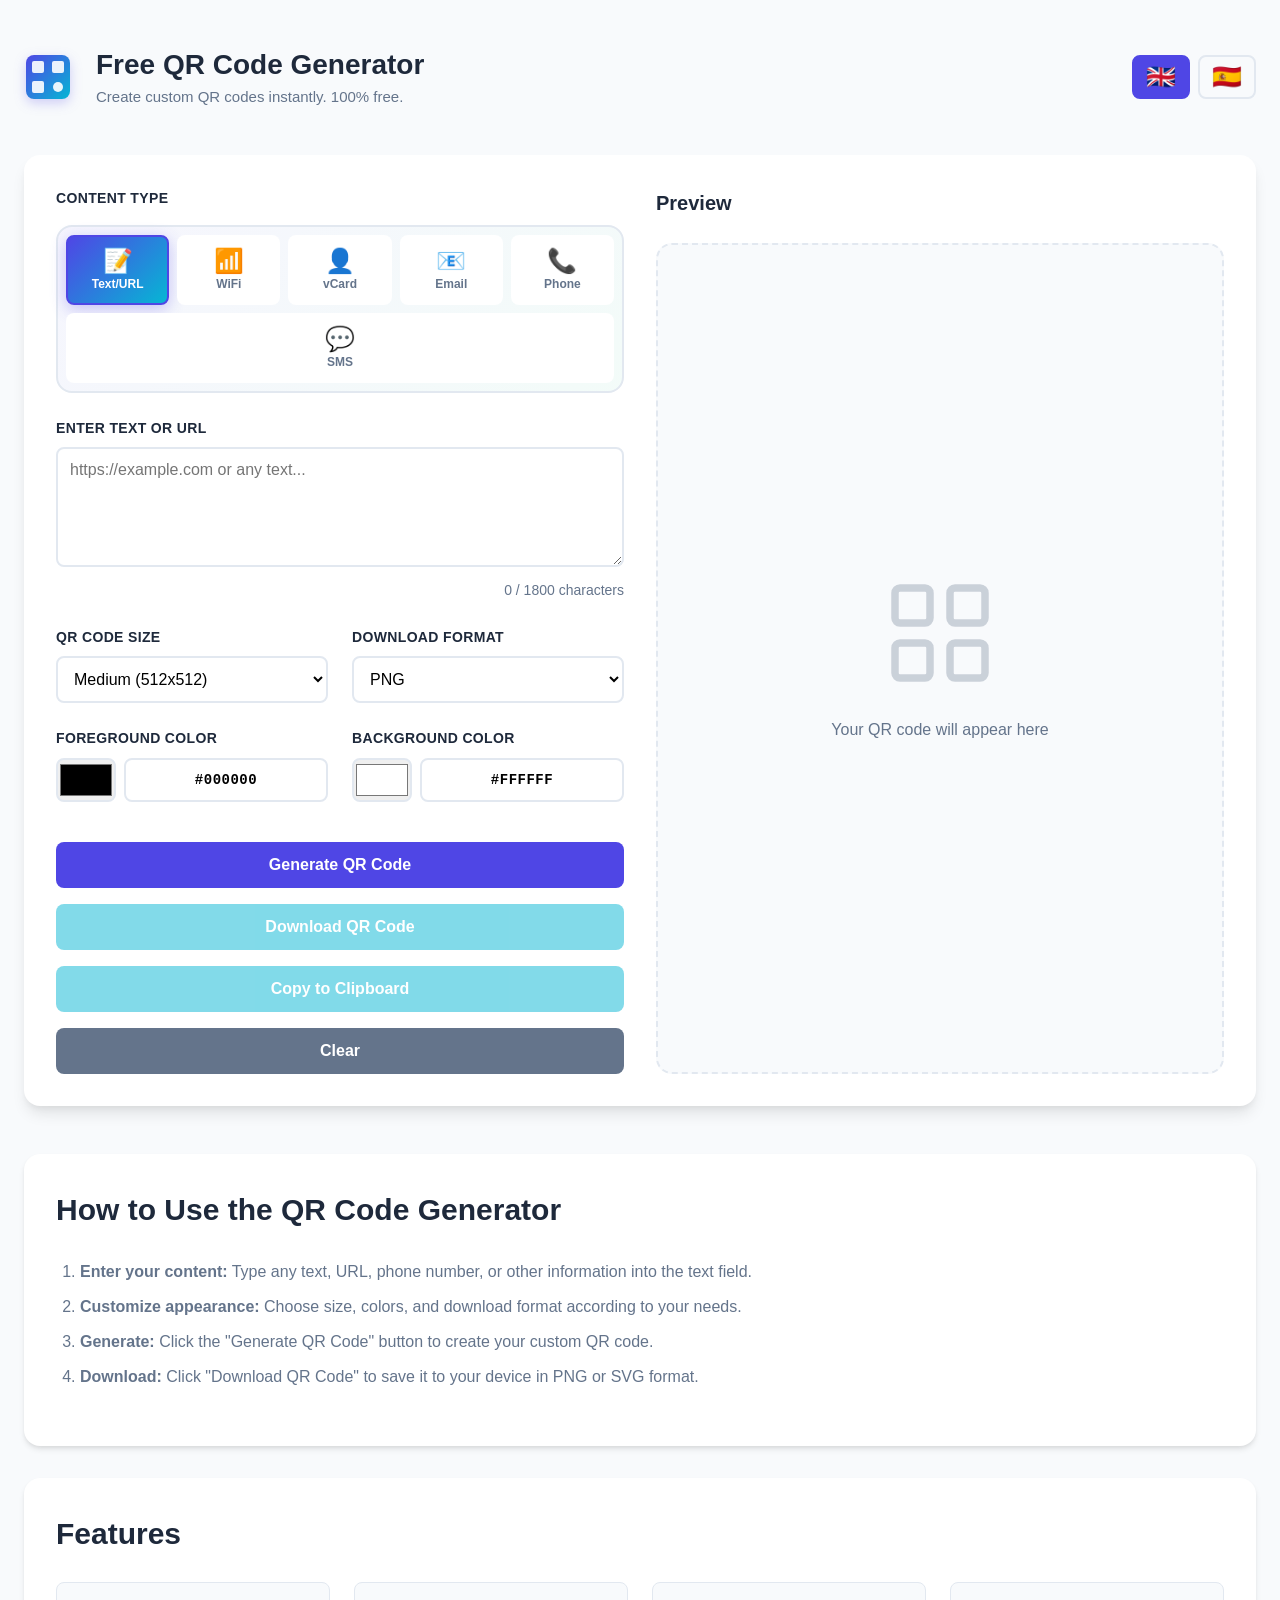
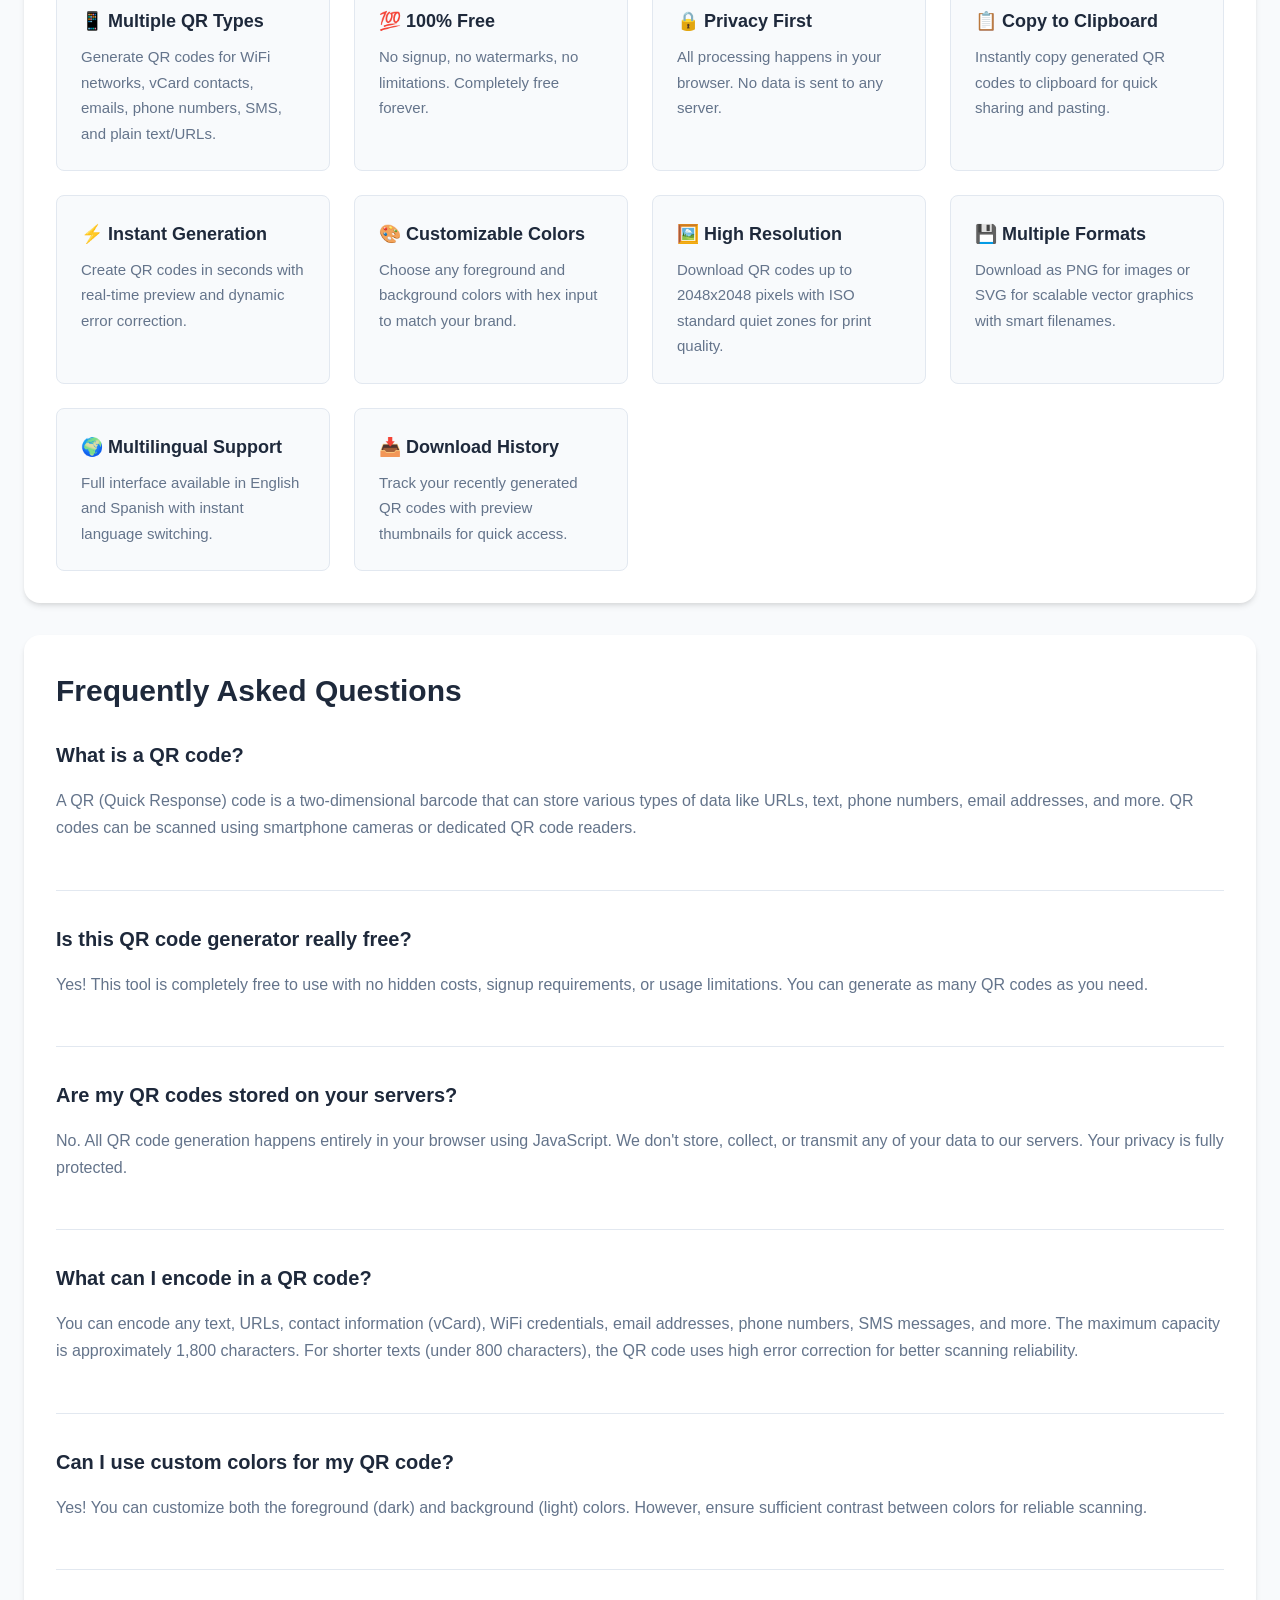
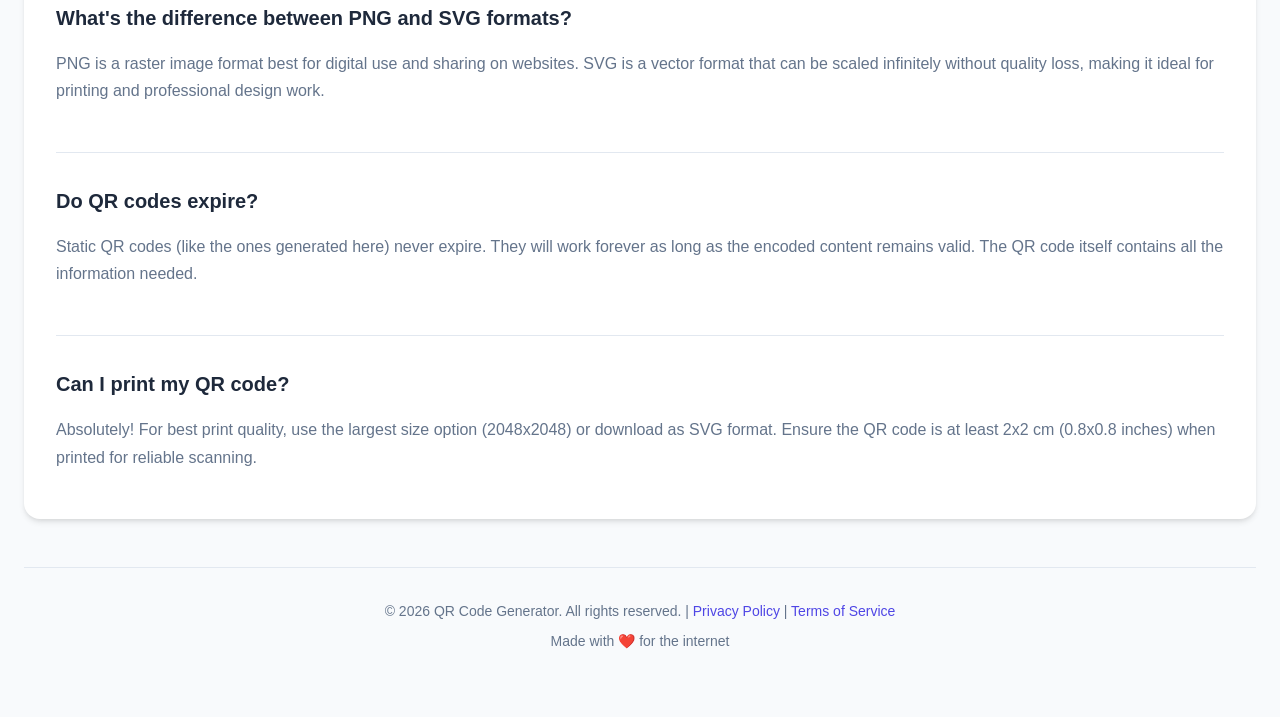
<file: index.html>
<!DOCTYPE html>
<html lang="en">

<head>
    <meta charset="UTF-8">
    <meta name="viewport" content="width=device-width, initial-scale=1.0">

    <!-- SEO Meta Tags -->
    <title>Free QR Code Generator - WiFi, vCard, Email, Phone & SMS QR Codes</title>
    <meta name="description"
        content="Generate free QR codes for WiFi networks, vCard contacts, emails, phone numbers, SMS, and URLs. Customize colors, download PNG/SVG, copy to clipboard. 100% free, no signup, multilingual support.">
    <meta name="keywords"
        content="qr code generator, free qr code, wifi qr code, vcard qr code, email qr code, phone qr code, sms qr code, qr code wifi, share wifi password, digital business card qr, contact card qr, create qr code, custom qr code, qr code maker, online qr code generator, qr code with logo, multilingual qr generator, copy qr to clipboard, download qr code png, qr code svg">
    <meta name="author" content="QR Code Generator">
    <meta name="robots" content="index, follow">

    <!-- Open Graph / Facebook -->
    <meta property="og:type" content="website">
    <meta property="og:url" content="https://rohitjagtap1991.github.io/qr-code-generator/">
    <meta property="og:title" content="Free QR Code Generator - WiFi, vCard, Email & More">
    <meta property="og:description"
        content="Generate QR codes for WiFi networks, vCard contacts, emails, phone numbers, SMS, and URLs. Customize colors, download PNG/SVG, multilingual support. 100% free.">
    <meta property="og:image" content="https://rohitjagtap1991.github.io/qr-code-generator/og-image.png">

    <!-- Twitter -->
    <meta property="twitter:card" content="summary_large_image">
    <meta property="twitter:url" content="https://rohitjagtap1991.github.io/qr-code-generator/">
    <meta property="twitter:title" content="Free QR Code Generator - WiFi, vCard, Email & More">
    <meta property="twitter:description"
        content="Generate QR codes for WiFi networks, vCard contacts, emails, phone numbers, SMS, and URLs. Customize colors, download PNG/SVG. 100% free.">
    <meta property="twitter:image" content="https://rohitjagtap1991.github.io/qr-code-generator/og-image.png">

    <!-- Favicon -->
    <link rel="icon" type="image/svg+xml"
        href="data:image/svg+xml,%3Csvg xmlns='http://www.w3.org/2000/svg' viewBox='0 0 48 48'%3E%3Cdefs%3E%3ClinearGradient id='g' x1='0%25' y1='0%25' x2='100%25' y2='100%25'%3E%3Cstop offset='0%25' style='stop-color:%234f46e5'/%3E%3Cstop offset='100%25' style='stop-color:%2306b6d4'/%3E%3C/linearGradient%3E%3C/defs%3E%3Crect x='2' y='2' width='44' height='44' rx='8' fill='url(%23g)'/%3E%3Crect x='8' y='8' width='12' height='12' rx='2' fill='white' opacity='0.9'/%3E%3Crect x='28' y='8' width='12' height='12' rx='2' fill='white' opacity='0.9'/%3E%3Crect x='8' y='28' width='12' height='12' rx='2' fill='white' opacity='0.9'/%3E%3Ccircle cx='34' cy='34' r='5' fill='white' opacity='0.9'/%3E%3C/svg%3E">

    <!-- Stylesheet -->
    <link rel="stylesheet" href="style.css">

    <!-- QR Code Library (Local) -->
    <script src="qrcode.min.js"></script>

    <!-- Structured Data -->
    <script type="application/ld+json">
    {
      "@context": "https://schema.org",
      "@type": "WebApplication",
      "name": "QR Code Generator",
      "description": "Free online QR code generator for WiFi networks, vCard contacts, emails, phone numbers, SMS, and URLs with customization options and multilingual support",
      "url": "https://rohitjagtap1991.github.io/qr-code-generator/",
      "applicationCategory": "UtilityApplication",
      "featureList": [
        "WiFi QR Code Generator",
        "vCard QR Code Generator",
        "Email QR Code Generator",
        "Phone QR Code Generator",
        "SMS QR Code Generator",
        "Custom Colors",
        "PNG and SVG Download",
        "Copy to Clipboard",
        "Multilingual Support (English, Spanish)",
        "Download History"
      ],
      "offers": {
        "@type": "Offer",
        "price": "0",
        "priceCurrency": "USD"
      },
      "inLanguage": ["en", "es"]
    }
    </script>
</head>

<body>
    <div class="container">
        <!-- Header -->
        <header>
            <div class="header-content">
                <svg class="logo" width="48" height="48" viewBox="0 0 48 48" fill="none"
                    xmlns="http://www.w3.org/2000/svg">
                    <defs>
                        <linearGradient id="logoGradient" x1="0%" y1="0%" x2="100%" y2="100%">
                            <stop offset="0%" style="stop-color:#4f46e5;stop-opacity:1" />
                            <stop offset="100%" style="stop-color:#06b6d4;stop-opacity:1" />
                        </linearGradient>
                    </defs>
                    <rect x="2" y="2" width="44" height="44" rx="8" fill="url(#logoGradient)" />
                    <rect x="8" y="8" width="12" height="12" rx="2" fill="white" opacity="0.9" />
                    <rect x="28" y="8" width="12" height="12" rx="2" fill="white" opacity="0.9" />
                    <rect x="8" y="28" width="12" height="12" rx="2" fill="white" opacity="0.9" />
                    <circle cx="34" cy="34" r="5" fill="white" opacity="0.9" />
                </svg>
                <div class="header-text">
                    <h1 data-i18n="title">Free QR Code Generator</h1>
                    <p class="subtitle" data-i18n="subtitle">Create custom QR codes instantly. 100% free.</p>
                </div>
                <!-- Language Switcher -->
                <div class="language-switcher">
                    <button class="lang-option" data-lang="en" onclick="i18n.setLanguage('en')" title="English">
                        <span class="flag">🇬🇧</span>
                    </button>
                    <button class="lang-option" data-lang="es" onclick="i18n.setLanguage('es')" title="Español">
                        <span class="flag">🇪🇸</span>
                    </button>
                </div>
            </div>
        </header>

        <!-- Main Tool -->
        <main>
            <div class="tool-wrapper">
                <!-- Left Panel: Input & Options -->
                <div class="input-panel">
                    <!-- Content Type Selector -->
                    <div class="content-type-tabs">
                        <div class="tabs-label" data-i18n="contentTypeLabel">Content Type</div>
                        <div class="tabs-container">
                            <button class="tab-btn active" data-type="text" title="Plain Text or URL">
                                <span class="tab-icon">📝</span>
                                <span class="tab-label" data-i18n="typeText">Text/URL</span>
                            </button>
                            <button class="tab-btn" data-type="wifi" title="WiFi Network">
                                <span class="tab-icon">📶</span>
                                <span class="tab-label" data-i18n="typeWifi">WiFi</span>
                            </button>
                            <button class="tab-btn" data-type="vcard" title="Contact Card (vCard)">
                                <span class="tab-icon">👤</span>
                                <span class="tab-label" data-i18n="typeVCard">vCard</span>
                            </button>
                            <button class="tab-btn" data-type="email" title="Email">
                                <span class="tab-icon">📧</span>
                                <span class="tab-label" data-i18n="typeEmail">Email</span>
                            </button>
                            <button class="tab-btn" data-type="phone" title="Phone Number">
                                <span class="tab-icon">📞</span>
                                <span class="tab-label" data-i18n="typePhone">Phone</span>
                            </button>
                            <button class="tab-btn" data-type="sms" title="SMS Message">
                                <span class="tab-icon">💬</span>
                                <span class="tab-label" data-i18n="typeSMS">SMS</span>
                            </button>
                        </div>
                    </div>

                    <!-- Plain Text/URL Input (default) -->
                    <div id="text-form" class="content-form">
                        <div class="input-group">
                            <label for="qr-text" data-i18n="inputLabel">Enter Text or URL</label>
                            <textarea id="qr-text" data-i18n="inputPlaceholder"
                                placeholder="https://example.com or any text..." rows="4" maxlength="1800"></textarea>
                            <small class="char-count"><span id="char-count">0</span> / 1800 <span
                                    data-i18n="characters">characters</span></small>
                        </div>
                    </div>

                    <!-- WiFi Form (hidden by default) -->
                    <div id="wifi-form" class="content-form" style="display: none;">
                        <div class="input-group">
                            <label for="wifi-ssid" data-i18n="wifiSSIDLabel">Network Name (SSID)</label>
                            <input type="text" id="wifi-ssid" data-i18n="wifiSSIDPlaceholder"
                                placeholder="MyWiFiNetwork" maxlength="100">
                        </div>
                        <div class="input-group">
                            <label for="wifi-password" data-i18n="wifiPasswordLabel">Password</label>
                            <input type="text" id="wifi-password" data-i18n="wifiPasswordPlaceholder"
                                placeholder="Enter WiFi password" maxlength="100">
                        </div>
                        <div class="input-group">
                            <label for="wifi-encryption" data-i18n="wifiEncryptionLabel">Security Type</label>
                            <select id="wifi-encryption">
                                <option value="WPA" selected>WPA/WPA2</option>
                                <option value="WEP">WEP</option>
                                <option value="nopass">None (Open Network)</option>
                            </select>
                        </div>
                        <div class="input-group">
                            <label>
                                <input type="checkbox" id="wifi-hidden">
                                <span data-i18n="wifiHiddenLabel">Hidden Network</span>
                            </label>
                        </div>
                    </div>

                    <!-- vCard Form (hidden by default) -->
                    <div id="vcard-form" class="content-form" style="display: none;">
                        <div class="input-group">
                            <label for="vcard-name" data-i18n="vcardNameLabel">Full Name</label>
                            <input type="text" id="vcard-name" data-i18n="vcardNamePlaceholder" placeholder="John Doe"
                                maxlength="100">
                        </div>
                        <div class="input-group">
                            <label for="vcard-phone" data-i18n="vcardPhoneLabel">Phone Number</label>
                            <input type="tel" id="vcard-phone" data-i18n="vcardPhonePlaceholder"
                                placeholder="+1234567890" maxlength="20">
                        </div>
                        <div class="input-group">
                            <label for="vcard-email" data-i18n="vcardEmailLabel">Email Address</label>
                            <input type="email" id="vcard-email" data-i18n="vcardEmailPlaceholder"
                                placeholder="john@example.com" maxlength="100">
                        </div>
                        <div class="input-group">
                            <label for="vcard-company" data-i18n="vcardCompanyLabel">Company (optional)</label>
                            <input type="text" id="vcard-company" data-i18n="vcardCompanyPlaceholder"
                                placeholder="Company Name" maxlength="100">
                        </div>
                        <div class="input-group">
                            <label for="vcard-url" data-i18n="vcardURLLabel">Website (optional)</label>
                            <input type="url" id="vcard-url" data-i18n="vcardURLPlaceholder"
                                placeholder="https://example.com" maxlength="200">
                        </div>
                    </div>

                    <!-- Email Form (hidden by default) -->
                    <div id="email-form" class="content-form" style="display: none;">
                        <div class="input-group">
                            <label for="email-to" data-i18n="emailToLabel">Email Address</label>
                            <input type="email" id="email-to" data-i18n="emailToPlaceholder"
                                placeholder="recipient@example.com" maxlength="100">
                        </div>
                        <div class="input-group">
                            <label for="email-subject" data-i18n="emailSubjectLabel">Subject (optional)</label>
                            <input type="text" id="email-subject" data-i18n="emailSubjectPlaceholder"
                                placeholder="Email subject" maxlength="200">
                        </div>
                        <div class="input-group">
                            <label for="email-body" data-i18n="emailBodyLabel">Message (optional)</label>
                            <textarea id="email-body" data-i18n="emailBodyPlaceholder" placeholder="Email message..."
                                rows="3" maxlength="500"></textarea>
                        </div>
                    </div>

                    <!-- Phone Form (hidden by default) -->
                    <div id="phone-form" class="content-form" style="display: none;">
                        <div class="input-group">
                            <label for="phone-number" data-i18n="phoneNumberLabel">Phone Number</label>
                            <input type="tel" id="phone-number" data-i18n="phoneNumberPlaceholder"
                                placeholder="+1234567890" maxlength="20">
                            <small data-i18n="phoneNumberHint">Include country code (e.g., +1 for US)</small>
                        </div>
                    </div>

                    <!-- SMS Form (hidden by default) -->
                    <div id="sms-form" class="content-form" style="display: none;">
                        <div class="input-group">
                            <label for="sms-number" data-i18n="smsNumberLabel">Phone Number</label>
                            <input type="tel" id="sms-number" data-i18n="smsNumberPlaceholder" placeholder="+1234567890"
                                maxlength="20">
                        </div>
                        <div class="input-group">
                            <label for="sms-message" data-i18n="smsMessageLabel">Message (optional)</label>
                            <textarea id="sms-message" data-i18n="smsMessagePlaceholder"
                                placeholder="Pre-filled SMS message..." rows="3" maxlength="300"></textarea>
                        </div>
                    </div>

                    <div class="options-grid">
                        <div class="input-group">
                            <label for="qr-size" data-i18n="sizeLabel">QR Code Size</label>
                            <select id="qr-size">
                                <option value="256" data-i18n-option="sizeSmall">Small (256x256)</option>
                                <option value="512" selected data-i18n-option="sizeMedium">Medium (512x512)</option>
                                <option value="1024" data-i18n-option="sizeLarge">Large (1024x1024)</option>
                                <option value="2048" data-i18n-option="sizeXLarge">Extra Large (2048x2048)</option>
                            </select>
                        </div>

                        <div class="input-group">
                            <label for="qr-format" data-i18n="formatLabel">Download Format</label>
                            <select id="qr-format">
                                <option value="png" selected>PNG</option>
                                <option value="svg">SVG</option>
                            </select>
                        </div>

                        <div class="input-group">
                            <label for="fg-color" data-i18n="fgColorLabel">Foreground Color</label>
                            <div class="color-input-wrapper">
                                <input type="color" id="fg-color" value="#000000">
                                <input type="text" id="fg-color-text" value="#000000" placeholder="#000000"
                                    maxlength="7" spellcheck="false">
                            </div>
                        </div>

                        <div class="input-group">
                            <label for="bg-color" data-i18n="bgColorLabel">Background Color</label>
                            <div class="color-input-wrapper">
                                <input type="color" id="bg-color" value="#ffffff">
                                <input type="text" id="bg-color-text" value="#ffffff" placeholder="#FFFFFF"
                                    maxlength="7" spellcheck="false">
                            </div>
                        </div>
                    </div>

                    <div class="button-group">
                        <button id="generate-btn" class="btn btn-primary" data-i18n="generateBtn">Generate QR
                            Code</button>
                        <button id="download-btn" class="btn btn-secondary" disabled data-i18n="downloadBtn">Download QR
                            Code</button>
                        <button id="copy-btn" class="btn btn-secondary" disabled data-i18n="copyBtn">Copy to
                            Clipboard</button>
                        <button id="clear-btn" class="btn btn-tertiary" data-i18n="clearBtn">Clear</button>
                    </div>

                    <!-- Download History -->
                    <div id="history-section" class="history-section" style="display: none;">
                        <h4 data-i18n="historyTitle">Recent QR Codes</h4>
                        <div id="history-list" class="history-list"></div>
                    </div>
                </div>

                <!-- Right Panel: QR Code Preview -->
                <div class="preview-panel">
                    <div class="preview-header">
                        <h3 data-i18n="previewTitle">Preview</h3>
                    </div>
                    <div id="qr-code-container" class="qr-display">
                        <div class="placeholder">
                            <svg width="120" height="120" viewBox="0 0 24 24" fill="none" stroke="currentColor"
                                stroke-width="1.5">
                                <rect x="3" y="3" width="7" height="7" rx="1"></rect>
                                <rect x="14" y="3" width="7" height="7" rx="1"></rect>
                                <rect x="3" y="14" width="7" height="7" rx="1"></rect>
                                <rect x="14" y="14" width="7" height="7" rx="1"></rect>
                            </svg>
                            <p data-i18n="previewPlaceholder">Your QR code will appear here</p>
                        </div>
                    </div>
                </div>
            </div>
        </main>

        <!-- How to Use Section (SEO Content) -->
        <section class="content-section">
            <h2 data-i18n="howToTitle">How to Use the QR Code Generator</h2>
            <ol>
                <li data-i18n="howToStep1"><strong>Enter your content:</strong> Type any text, URL, phone number, or
                    other information into the
                    text field.</li>
                <li data-i18n="howToStep2"><strong>Customize appearance:</strong> Choose size, colors, and download
                    format according to your
                    needs.</li>
                <li data-i18n="howToStep3"><strong>Generate:</strong> Click the "Generate QR Code" button to create your
                    custom QR code.</li>
                <li data-i18n="howToStep4"><strong>Download:</strong> Click "Download QR Code" to save it to your device
                    in PNG or SVG format.
                </li>
            </ol>
        </section>

        <!-- Features Section (SEO Content) -->
        <section class="content-section">
            <h2 data-i18n="featuresTitle">Features</h2>
            <div class="features-grid">
                <div class="feature-card">
                    <h3 data-i18n="feature1Title">📱 Multiple QR Types</h3>
                    <p data-i18n="feature1Desc">Generate QR codes for WiFi networks, vCard contacts, emails, phone
                        numbers, SMS, and plain text/URLs.</p>
                </div>
                <div class="feature-card">
                    <h3 data-i18n="feature2Title">💯 100% Free</h3>
                    <p data-i18n="feature2Desc">No signup, no watermarks, no limitations. Completely free forever.</p>
                </div>
                <div class="feature-card">
                    <h3 data-i18n="feature3Title">🔒 Privacy First</h3>
                    <p data-i18n="feature3Desc">All processing happens in your browser. No data is sent to any server.
                    </p>
                </div>
                <div class="feature-card">
                    <h3 data-i18n="feature4Title">📋 Copy to Clipboard</h3>
                    <p data-i18n="feature4Desc">Instantly copy generated QR codes to clipboard for quick sharing and
                        pasting.</p>
                </div>
                <div class="feature-card">
                    <h3 data-i18n="feature5Title">⚡ Instant Generation</h3>
                    <p data-i18n="feature5Desc">Create QR codes in seconds with real-time preview and dynamic error
                        correction.</p>
                </div>
                <div class="feature-card">
                    <h3 data-i18n="feature6Title">🎨 Customizable Colors</h3>
                    <p data-i18n="feature6Desc">Choose any foreground and background colors with hex input to match your
                        brand.</p>
                </div>
                <div class="feature-card">
                    <h3 data-i18n="feature7Title">🖼️ High Resolution</h3>
                    <p data-i18n="feature7Desc">Download QR codes up to 2048x2048 pixels with ISO standard quiet zones
                        for print quality.</p>
                </div>
                <div class="feature-card">
                    <h3 data-i18n="feature8Title">💾 Multiple Formats</h3>
                    <p data-i18n="feature8Desc">Download as PNG for images or SVG for scalable vector graphics with
                        smart filenames.</p>
                </div>
                <div class="feature-card">
                    <h3 data-i18n="feature9Title">🌍 Multilingual Support</h3>
                    <p data-i18n="feature9Desc">Full interface available in English and Spanish with instant language
                        switching.</p>
                </div>
                <div class="feature-card">
                    <h3 data-i18n="feature10Title">📥 Download History</h3>
                    <p data-i18n="feature10Desc">Track your recently generated QR codes with preview thumbnails for
                        quick access.</p>
                </div>
            </div>
        </section>

        <!-- FAQ Section (SEO Content) -->
        <section class="content-section faq-section">
            <h2 data-i18n="faqTitle">Frequently Asked Questions</h2>

            <div class="faq-item">
                <h3 data-i18n="faq1Q">What is a QR code?</h3>
                <p data-i18n="faq1A">A QR (Quick Response) code is a two-dimensional barcode that can store various
                    types of data like
                    URLs, text, phone numbers, email addresses, and more. QR codes can be scanned using smartphone
                    cameras or dedicated QR code readers.</p>
            </div>

            <div class="faq-item">
                <h3 data-i18n="faq2Q">Is this QR code generator really free?</h3>
                <p data-i18n="faq2A">Yes! This tool is completely free to use with no hidden costs, signup requirements,
                    or usage
                    limitations. You can generate as many QR codes as you need.</p>
            </div>

            <div class="faq-item">
                <h3 data-i18n="faq3Q">Are my QR codes stored on your servers?</h3>
                <p data-i18n="faq3A">No. All QR code generation happens entirely in your browser using JavaScript. We
                    don't store,
                    collect, or transmit any of your data to our servers. Your privacy is fully protected.</p>
            </div>

            <div class="faq-item">
                <h3 data-i18n="faq4Q">What can I encode in a QR code?</h3>
                <p data-i18n="faq4A">You can encode any text, URLs, contact information (vCard), WiFi credentials, email
                    addresses, phone
                    numbers, SMS messages, and more. The maximum capacity is approximately 1,800 characters. For shorter
                    texts (under 800 characters), the QR code uses high error correction for better scanning
                    reliability.</p>
            </div>

            <div class="faq-item">
                <h3 data-i18n="faq5Q">Can I use custom colors for my QR code?</h3>
                <p data-i18n="faq5A">Yes! You can customize both the foreground (dark) and background (light) colors.
                    However, ensure
                    sufficient contrast between colors for reliable scanning.</p>
            </div>

            <div class="faq-item">
                <h3 data-i18n="faq6Q">What's the difference between PNG and SVG formats?</h3>
                <p data-i18n="faq6A">PNG is a raster image format best for digital use and sharing on websites. SVG is a
                    vector format
                    that can be scaled infinitely without quality loss, making it ideal for printing and professional
                    design work.</p>
            </div>

            <div class="faq-item">
                <h3 data-i18n="faq7Q">Do QR codes expire?</h3>
                <p data-i18n="faq7A">Static QR codes (like the ones generated here) never expire. They will work forever
                    as long as the
                    encoded content remains valid. The QR code itself contains all the information needed.</p>
            </div>

            <div class="faq-item">
                <h3 data-i18n="faq8Q">Can I print my QR code?</h3>
                <p data-i18n="faq8A">Absolutely! For best print quality, use the largest size option (2048x2048) or
                    download as SVG
                    format. Ensure the QR code is at least 2x2 cm (0.8x0.8 inches) when printed for reliable scanning.
                </p>
            </div>
        </section>

        <!-- Footer -->
        <footer>
            <p>&copy; 2026 QR Code Generator. <span data-i18n="footerRights">All rights reserved.</span> | <a
                    href="privacy-policy.html" data-i18n="footerPrivacy">Privacy Policy</a> |
                <a href="terms-of-service.html" data-i18n="footerTerms">Terms of Service</a>
            </p>
            <p data-i18n="footerMade">Made with ❤️ for the internet</p>
        </footer>
    </div>

    <!-- Toast Notification Container -->
    <div id="toast-container" aria-live="polite" aria-atomic="true"></div>

    <!-- i18n JavaScript -->
    <script src="i18n.js"></script>
    <!-- Main JavaScript -->
    <script src="script.js"></script>
</body>

</html>
</file>
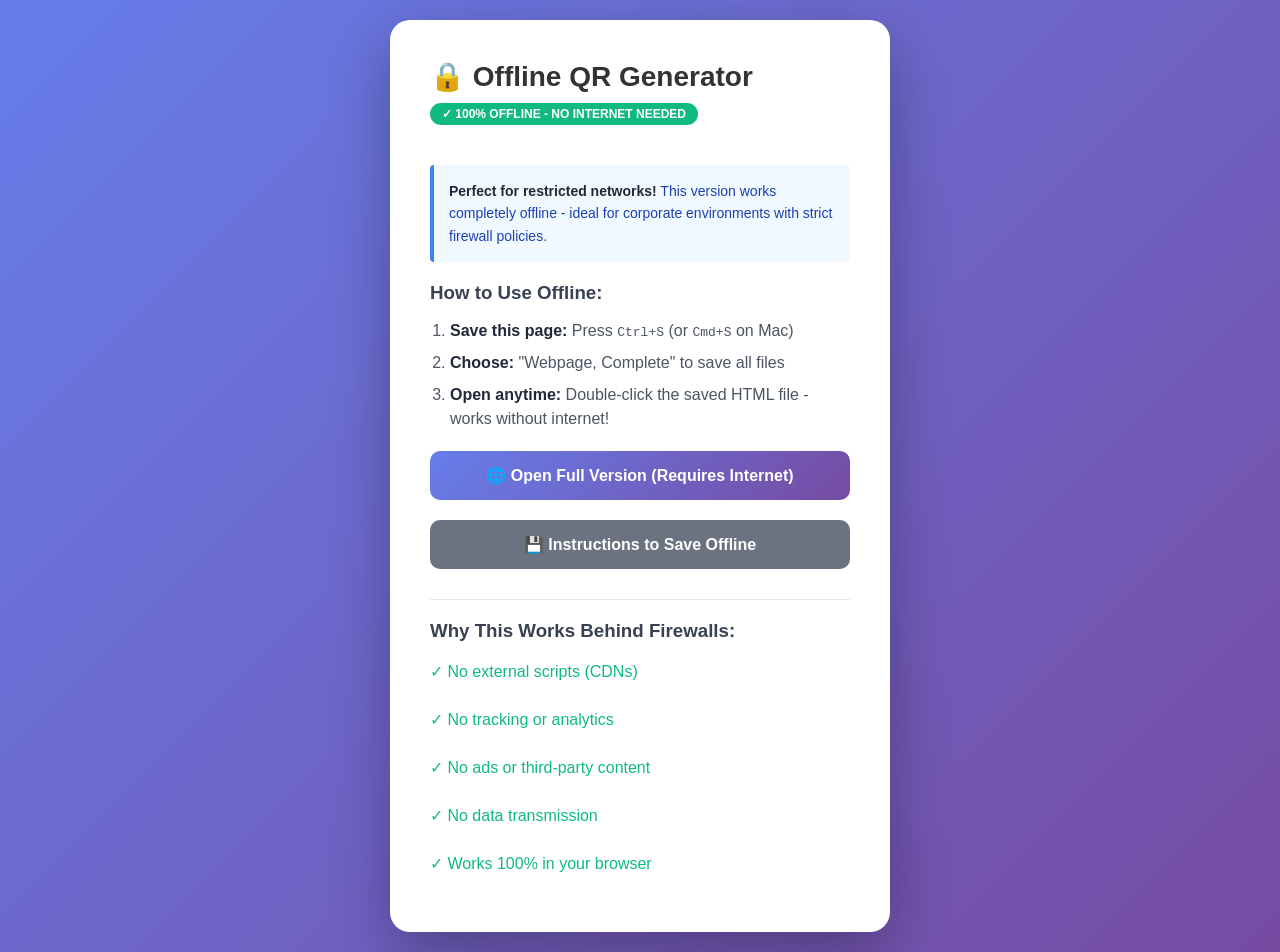
<file: offline.html>
<!DOCTYPE html>
<html lang="en">

<head>
    <meta charset="UTF-8">
    <meta name="viewport" content="width=device-width, initial-scale=1.0">
    <title>QR Code Generator - Offline Version</title>
    <meta name="description"
        content="Fully offline QR code generator. Works without internet. Save this page for offline use.">
    <style>
        * {
            margin: 0;
            padding: 0;
            box-sizing: border-box;
        }

        body {
            font-family: -apple-system, BlinkMacSystemFont, 'Segoe UI', Roboto, Oxygen, Ubuntu, Cantarell, sans-serif;
            background: linear-gradient(135deg, #667eea 0%, #764ba2 100%);
            min-height: 100vh;
            display: flex;
            align-items: center;
            justify-content: center;
            padding: 20px;
        }

        .container {
            background: white;
            border-radius: 20px;
            padding: 40px;
            max-width: 500px;
            width: 100%;
            box-shadow: 0 20px 60px rgba(0, 0, 0, 0.3);
        }

        h1 {
            color: #333;
            margin-bottom: 10px;
            font-size: 28px;
        }

        .badge {
            display: inline-block;
            background: #10b981;
            color: white;
            padding: 4px 12px;
            border-radius: 12px;
            font-size: 12px;
            font-weight: 600;
            margin-bottom: 20px;
        }

        .info {
            background: #f0f9ff;
            border-left: 4px solid #3b82f6;
            padding: 15px;
            margin: 20px 0;
            border-radius: 4px;
        }

        .info p {
            color: #1e40af;
            font-size: 14px;
            line-height: 1.6;
        }

        .btn {
            display: block;
            width: 100%;
            background: linear-gradient(135deg, #667eea 0%, #764ba2 100%);
            color: white;
            border: none;
            padding: 15px;
            border-radius: 10px;
            font-size: 16px;
            font-weight: 600;
            cursor: pointer;
            margin-top: 20px;
            transition: transform 0.2s;
        }

        .btn:hover {
            transform: translateY(-2px);
        }

        .btn-secondary {
            background: #6b7280;
        }

        ol {
            margin: 15px 0;
            padding-left: 20px;
        }

        li {
            margin: 8px 0;
            color: #4b5563;
            line-height: 1.5;
        }

        strong {
            color: #1f2937;
        }
    </style>
</head>

<body>
    <div class="container">
        <h1>🔒 Offline QR Generator</h1>
        <span class="badge">✓ 100% OFFLINE - NO INTERNET NEEDED</span>

        <div class="info">
            <p><strong>Perfect for restricted networks!</strong> This version works completely offline - ideal for
                corporate environments with strict firewall policies.</p>
        </div>

        <h3 style="color: #374151; margin: 20px 0 10px 0;">How to Use Offline:</h3>
        <ol>
            <li><strong>Save this page:</strong> Press <kbd>Ctrl+S</kbd> (or <kbd>Cmd+S</kbd> on Mac)</li>
            <li><strong>Choose:</strong> "Webpage, Complete" to save all files</li>
            <li><strong>Open anytime:</strong> Double-click the saved HTML file - works without internet!</li>
        </ol>

        <button class="btn" onclick="window.location.href='index.html'">
            🌐 Open Full Version (Requires Internet)
        </button>

        <button class="btn btn-secondary"
            onclick="alert('Press Ctrl+S (Cmd+S on Mac) to save this page for offline use!')">
            💾 Instructions to Save Offline
        </button>

        <div style="margin-top: 30px; padding-top: 20px; border-top: 1px solid #e5e7eb;">
            <h3 style="color: #374151; margin-bottom: 10px;">Why This Works Behind Firewalls:</h3>
            <ul style="list-style: none; padding: 0;">
                <li style="padding: 8px 0; color: #10b981;">✓ No external scripts (CDNs)</li>
                <li style="padding: 8px 0; color: #10b981;">✓ No tracking or analytics</li>
                <li style="padding: 8px 0; color: #10b981;">✓ No ads or third-party content</li>
                <li style="padding: 8px 0; color: #10b981;">✓ No data transmission</li>
                <li style="padding: 8px 0; color: #10b981;">✓ Works 100% in your browser</li>
            </ul>
        </div>
    </div>
</body>

</html>
</file>
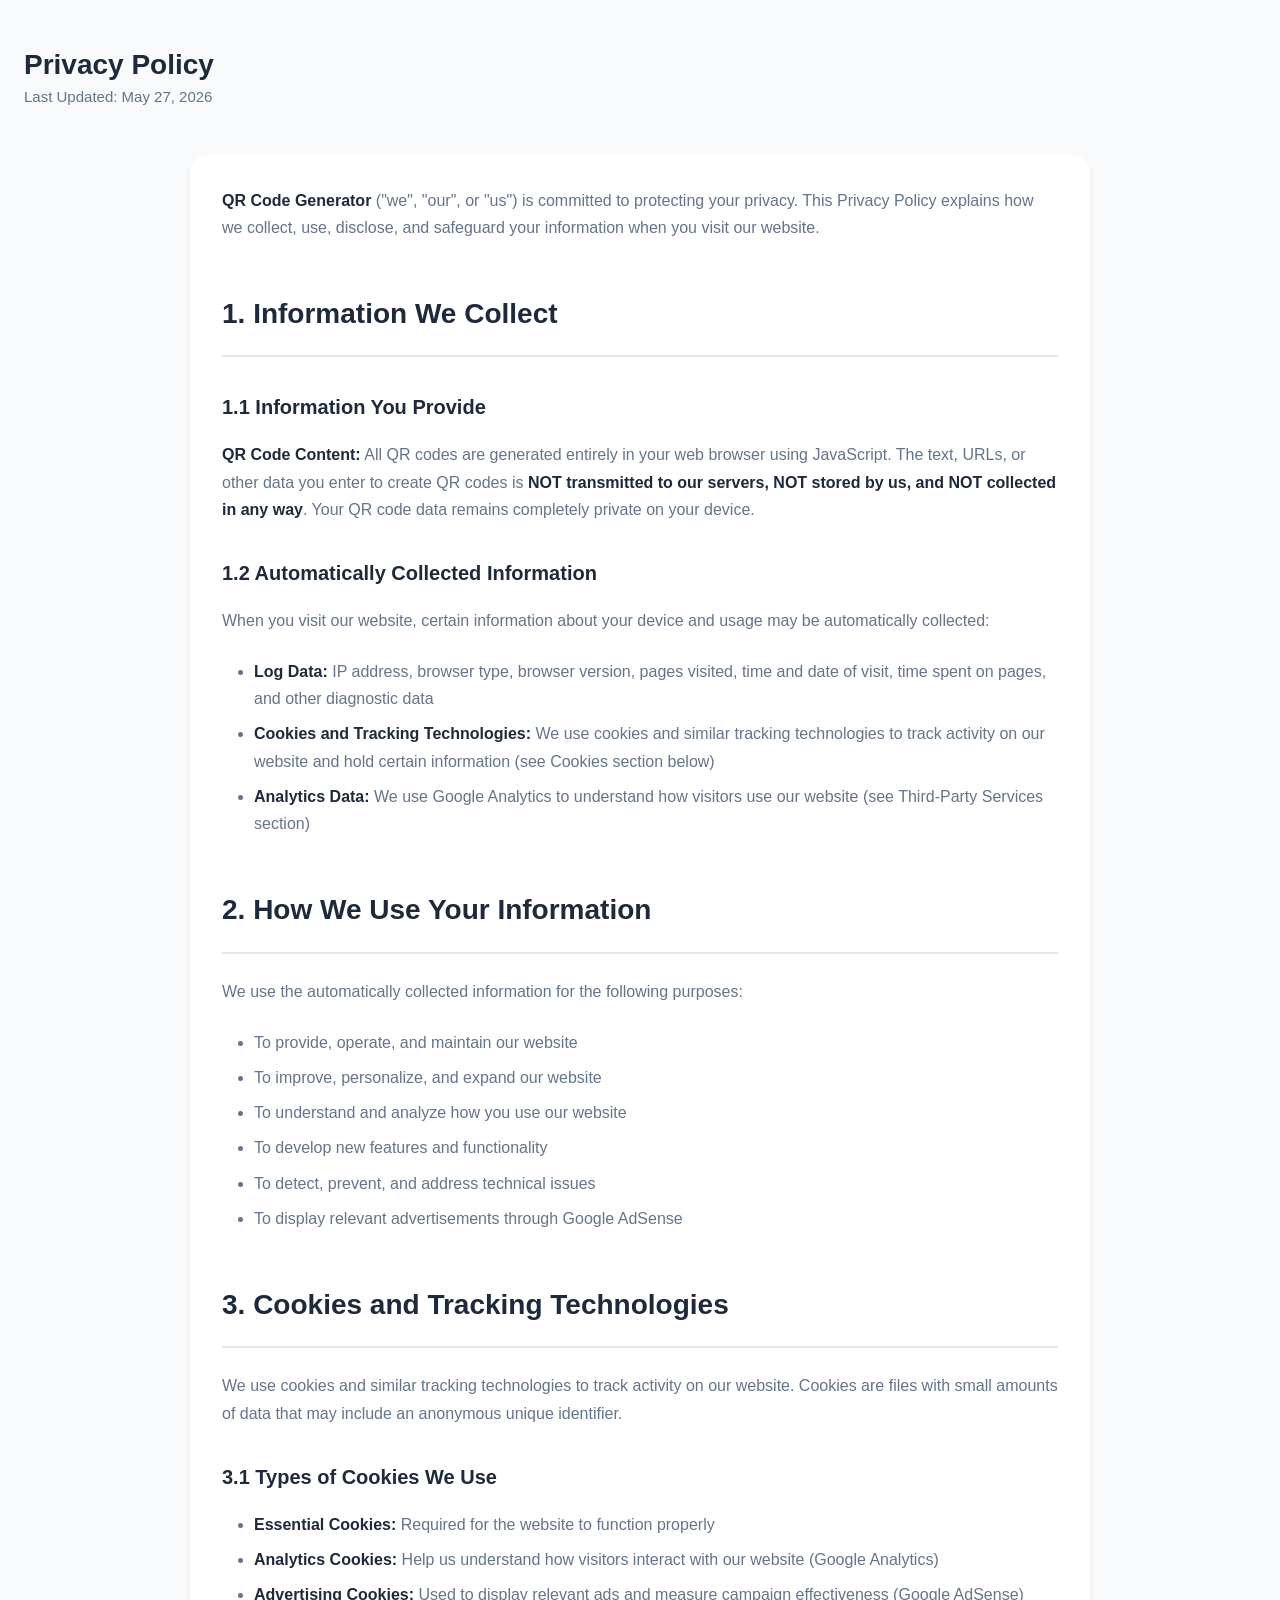
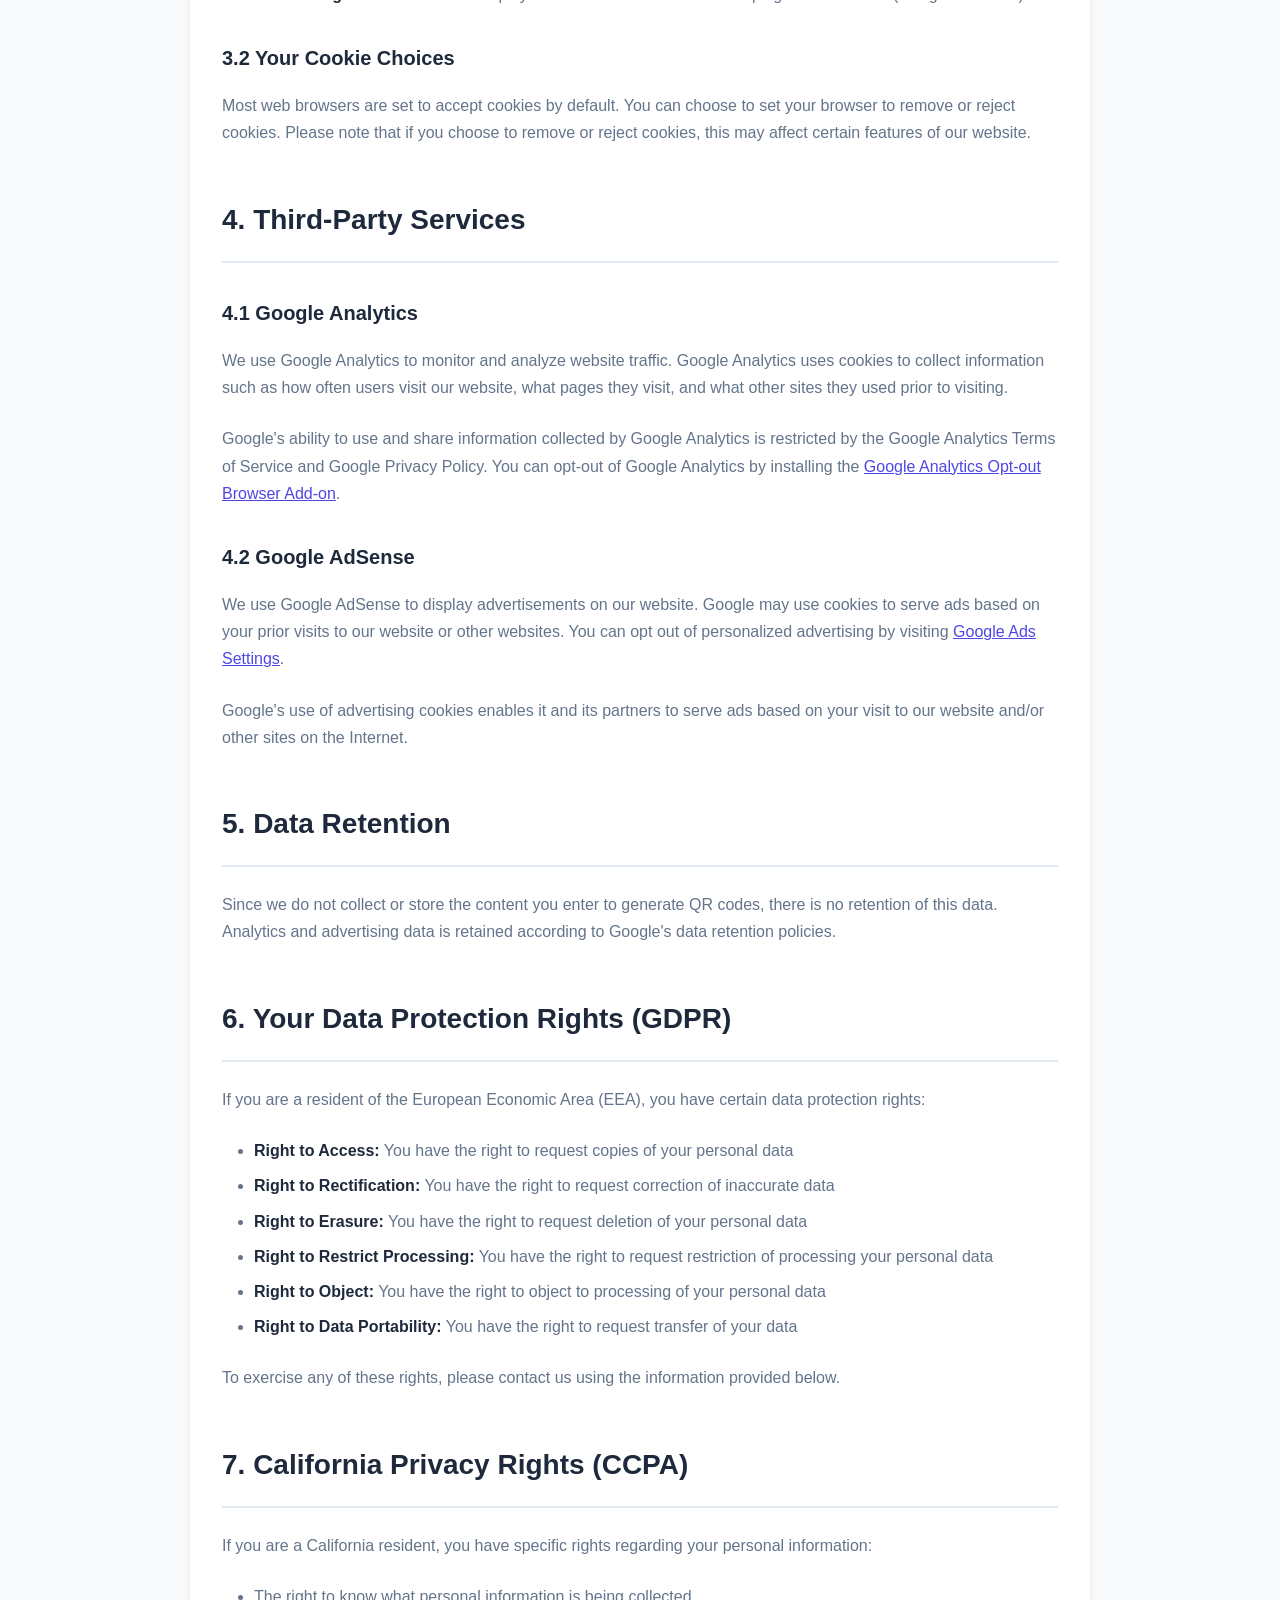
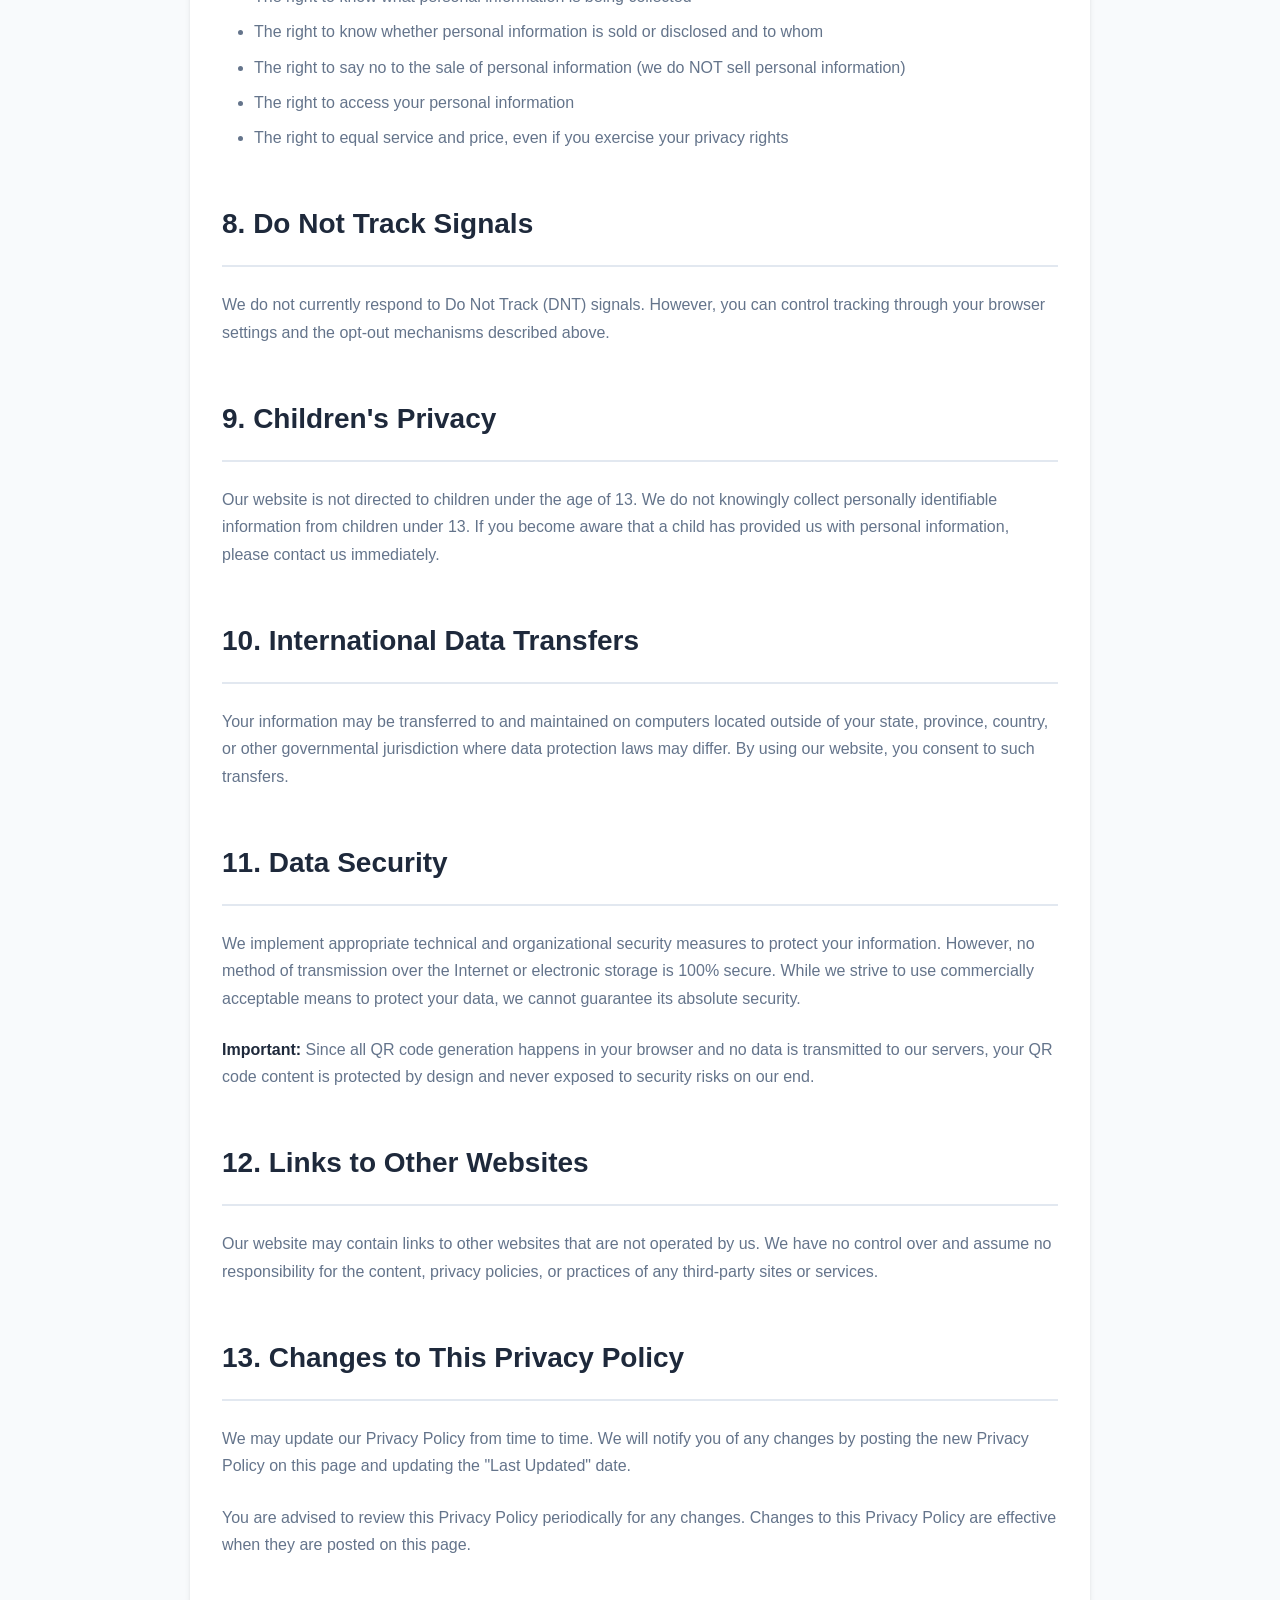
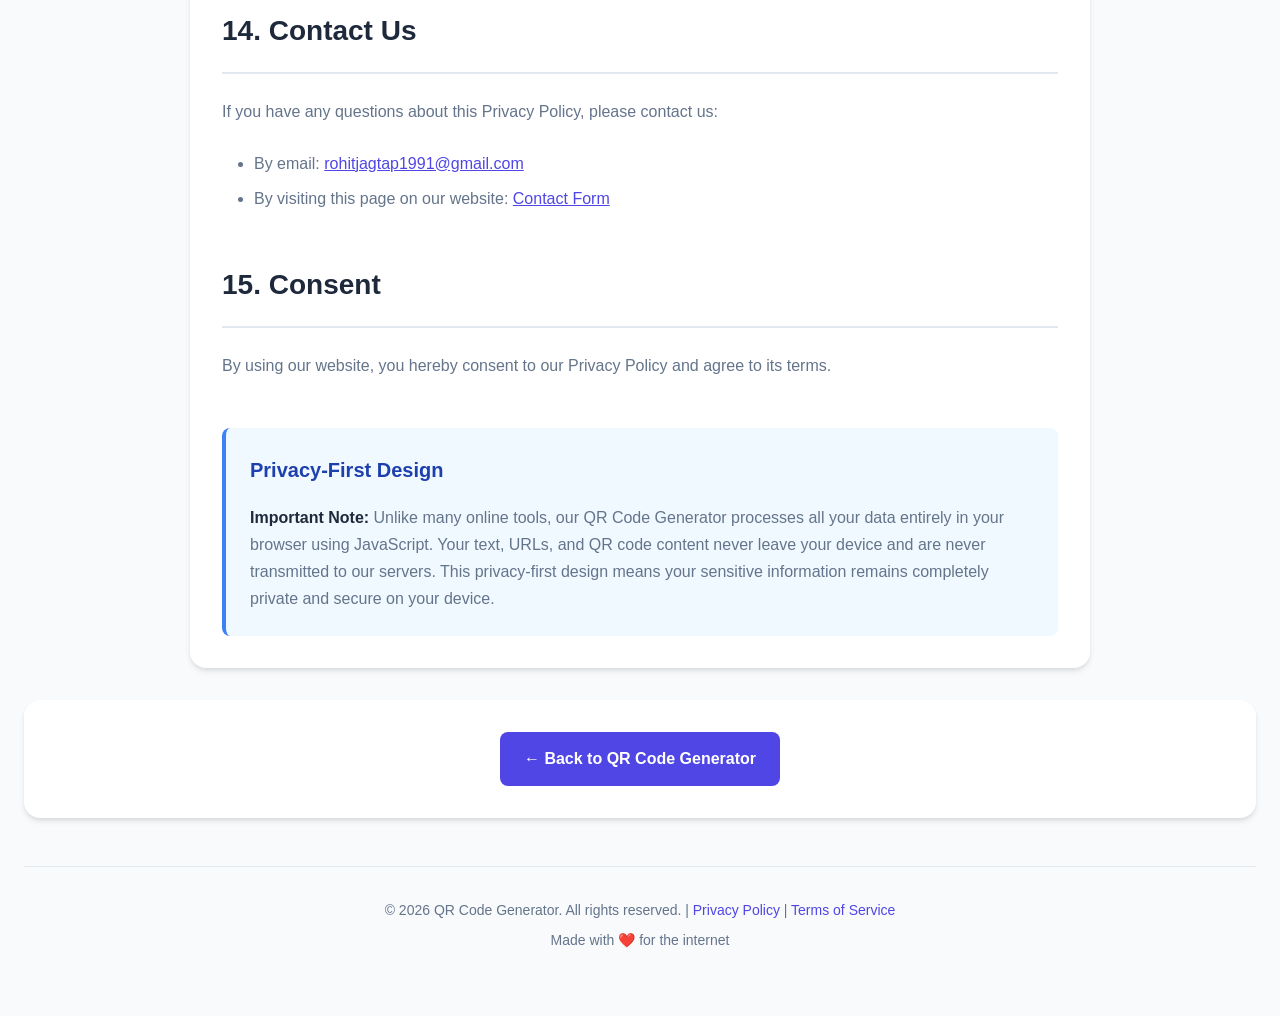
<file: privacy-policy.html>
<!DOCTYPE html>
<html lang="en">

<head>
    <meta charset="UTF-8">
    <meta name="viewport" content="width=device-width, initial-scale=1.0">
    <title>Privacy Policy - QR Code Generator</title>
    <meta name="description"
        content="Privacy Policy for QR Code Generator. Learn how we protect your data and respect your privacy.">
    <meta name="robots" content="index, follow">
    <link rel="stylesheet" href="style.css">
    <link rel="icon" type="image/svg+xml"
        href="data:image/svg+xml,%3Csvg xmlns='http://www.w3.org/2000/svg' viewBox='0 0 48 48'%3E%3Cdefs%3E%3ClinearGradient id='g' x1='0%25' y1='0%25' x2='100%25' y2='100%25'%3E%3Cstop offset='0%25' style='stop-color:%234f46e5'/%3E%3Cstop offset='100%25' style='stop-color:%2306b6d4'/%3E%3C/linearGradient%3E%3C/defs%3E%3Crect x='2' y='2' width='44' height='44' rx='8' fill='url(%23g)'/%3E%3Crect x='8' y='8' width='12' height='12' rx='2' fill='white' opacity='0.9'/%3E%3Crect x='28' y='8' width='12' height='12' rx='2' fill='white' opacity='0.9'/%3E%3Crect x='8' y='28' width='12' height='12' rx='2' fill='white' opacity='0.9'/%3E%3Ccircle cx='34' cy='34' r='5' fill='white' opacity='0.9'/%3E%3C/svg%3E">
</head>

<body>
    <div class="container">
        <header>
            <h1>Privacy Policy</h1>
            <p class="subtitle">Last Updated: May 27, 2026</p>
        </header>

        <main>
            <div class="content-section legal-content">
                <p><strong>QR Code Generator</strong> ("we", "our", or "us") is committed to protecting your privacy.
                    This Privacy Policy explains how we collect, use, disclose, and safeguard your information when you
                    visit our website.</p>

                <h2>1. Information We Collect</h2>

                <h3>1.1 Information You Provide</h3>
                <p><strong>QR Code Content:</strong> All QR codes are generated entirely in your web browser using
                    JavaScript. The text, URLs, or other data you enter to create QR codes is <strong>NOT transmitted to
                        our servers, NOT stored by us, and NOT collected in any way</strong>. Your QR code data remains
                    completely private on your device.</p>

                <h3>1.2 Automatically Collected Information</h3>
                <p>When you visit our website, certain information about your device and usage may be automatically
                    collected:</p>
                <ul>
                    <li><strong>Log Data:</strong> IP address, browser type, browser version, pages visited, time and
                        date of visit, time spent on pages, and other diagnostic data</li>
                    <li><strong>Cookies and Tracking Technologies:</strong> We use cookies and similar tracking
                        technologies to track activity on our website and hold certain information (see Cookies section
                        below)</li>
                    <li><strong>Analytics Data:</strong> We use Google Analytics to understand how visitors use our
                        website (see Third-Party Services section)</li>
                </ul>

                <h2>2. How We Use Your Information</h2>
                <p>We use the automatically collected information for the following purposes:</p>
                <ul>
                    <li>To provide, operate, and maintain our website</li>
                    <li>To improve, personalize, and expand our website</li>
                    <li>To understand and analyze how you use our website</li>
                    <li>To develop new features and functionality</li>
                    <li>To detect, prevent, and address technical issues</li>
                    <li>To display relevant advertisements through Google AdSense</li>
                </ul>

                <h2>3. Cookies and Tracking Technologies</h2>
                <p>We use cookies and similar tracking technologies to track activity on our website. Cookies are files
                    with small amounts of data that may include an anonymous unique identifier.</p>

                <h3>3.1 Types of Cookies We Use</h3>
                <ul>
                    <li><strong>Essential Cookies:</strong> Required for the website to function properly</li>
                    <li><strong>Analytics Cookies:</strong> Help us understand how visitors interact with our website
                        (Google Analytics)</li>
                    <li><strong>Advertising Cookies:</strong> Used to display relevant ads and measure campaign
                        effectiveness (Google AdSense)</li>
                </ul>

                <h3>3.2 Your Cookie Choices</h3>
                <p>Most web browsers are set to accept cookies by default. You can choose to set your browser to remove
                    or reject cookies. Please note that if you choose to remove or reject cookies, this may affect
                    certain features of our website.</p>

                <h2>4. Third-Party Services</h2>

                <h3>4.1 Google Analytics</h3>
                <p>We use Google Analytics to monitor and analyze website traffic. Google Analytics uses cookies to
                    collect information such as how often users visit our website, what pages they visit, and what other
                    sites they used prior to visiting.</p>
                <p>Google's ability to use and share information collected by Google Analytics is restricted by the
                    Google Analytics Terms of Service and Google Privacy Policy. You can opt-out of Google Analytics by
                    installing the <a href="https://tools.google.com/dlpage/gaoptout" target="_blank"
                        rel="noopener">Google Analytics Opt-out Browser Add-on</a>.</p>

                <h3>4.2 Google AdSense</h3>
                <p>We use Google AdSense to display advertisements on our website. Google may use cookies to serve ads
                    based on your prior visits to our website or other websites. You can opt out of personalized
                    advertising by visiting <a href="https://www.google.com/settings/ads" target="_blank"
                        rel="noopener">Google Ads Settings</a>.</p>
                <p>Google's use of advertising cookies enables it and its partners to serve ads based on your visit to
                    our website and/or other sites on the Internet.</p>

                <h2>5. Data Retention</h2>
                <p>Since we do not collect or store the content you enter to generate QR codes, there is no retention of
                    this data. Analytics and advertising data is retained according to Google's data retention policies.
                </p>

                <h2>6. Your Data Protection Rights (GDPR)</h2>
                <p>If you are a resident of the European Economic Area (EEA), you have certain data protection rights:
                </p>
                <ul>
                    <li><strong>Right to Access:</strong> You have the right to request copies of your personal data
                    </li>
                    <li><strong>Right to Rectification:</strong> You have the right to request correction of inaccurate
                        data</li>
                    <li><strong>Right to Erasure:</strong> You have the right to request deletion of your personal data
                    </li>
                    <li><strong>Right to Restrict Processing:</strong> You have the right to request restriction of
                        processing your personal data</li>
                    <li><strong>Right to Object:</strong> You have the right to object to processing of your personal
                        data</li>
                    <li><strong>Right to Data Portability:</strong> You have the right to request transfer of your data
                    </li>
                </ul>
                <p>To exercise any of these rights, please contact us using the information provided below.</p>

                <h2>7. California Privacy Rights (CCPA)</h2>
                <p>If you are a California resident, you have specific rights regarding your personal information:</p>
                <ul>
                    <li>The right to know what personal information is being collected</li>
                    <li>The right to know whether personal information is sold or disclosed and to whom</li>
                    <li>The right to say no to the sale of personal information (we do NOT sell personal information)
                    </li>
                    <li>The right to access your personal information</li>
                    <li>The right to equal service and price, even if you exercise your privacy rights</li>
                </ul>

                <h2>8. Do Not Track Signals</h2>
                <p>We do not currently respond to Do Not Track (DNT) signals. However, you can control tracking through
                    your browser settings and the opt-out mechanisms described above.</p>

                <h2>9. Children's Privacy</h2>
                <p>Our website is not directed to children under the age of 13. We do not knowingly collect personally
                    identifiable information from children under 13. If you become aware that a child has provided us
                    with personal information, please contact us immediately.</p>

                <h2>10. International Data Transfers</h2>
                <p>Your information may be transferred to and maintained on computers located outside of your state,
                    province, country, or other governmental jurisdiction where data protection laws may differ. By
                    using our website, you consent to such transfers.</p>

                <h2>11. Data Security</h2>
                <p>We implement appropriate technical and organizational security measures to protect your information.
                    However, no method of transmission over the Internet or electronic storage is 100% secure. While we
                    strive to use commercially acceptable means to protect your data, we cannot guarantee its absolute
                    security.</p>
                <p><strong>Important:</strong> Since all QR code generation happens in your browser and no data is
                    transmitted to our servers, your QR code content is protected by design and never exposed to
                    security risks on our end.</p>

                <h2>12. Links to Other Websites</h2>
                <p>Our website may contain links to other websites that are not operated by us. We have no control over
                    and assume no responsibility for the content, privacy policies, or practices of any third-party
                    sites or services.</p>

                <h2>13. Changes to This Privacy Policy</h2>
                <p>We may update our Privacy Policy from time to time. We will notify you of any changes by posting the
                    new Privacy Policy on this page and updating the "Last Updated" date.</p>
                <p>You are advised to review this Privacy Policy periodically for any changes. Changes to this Privacy
                    Policy are effective when they are posted on this page.</p>

                <h2>14. Contact Us</h2>
                <p>If you have any questions about this Privacy Policy, please contact us:</p>
                <ul>
                    <li>By email: <a href="mailto:rohitjagtap1991@gmail.com">rohitjagtap1991@gmail.com</a>
                    </li>
                    <li>By visiting this page on our website: <a href="index.html">Contact Form</a></li>
                </ul>

                <h2>15. Consent</h2>
                <p>By using our website, you hereby consent to our Privacy Policy and agree to its terms.</p>

                <div
                    style="margin-top: 3rem; padding: 1.5rem; background: #f0f9ff; border-left: 4px solid #3b82f6; border-radius: 0.5rem;">
                    <h3 style="margin-top: 0; color: #1e40af;">Privacy-First Design</h3>
                    <p style="margin-bottom: 0;"><strong>Important Note:</strong> Unlike many online tools, our QR Code
                        Generator processes all your data entirely in your browser using JavaScript. Your text, URLs,
                        and QR code content never leave your device and are never transmitted to our servers. This
                        privacy-first design means your sensitive information remains completely private and secure on
                        your device.</p>
                </div>
            </div>

            <div class="content-section" style="text-align: center; margin-top: 2rem;">
                <a href="index.html" class="btn btn-primary" style="display: inline-block; text-decoration: none;">←
                    Back to QR Code Generator</a>
            </div>
        </main>

        <footer>
            <p>&copy; 2026 QR Code Generator. All rights reserved. | <a href="privacy-policy.html">Privacy Policy</a> |
                <a href="terms-of-service.html">Terms of Service</a>
            </p>
            <p>Made with ❤️ for the internet</p>
        </footer>
    </div>
</body>

</html>
</file>
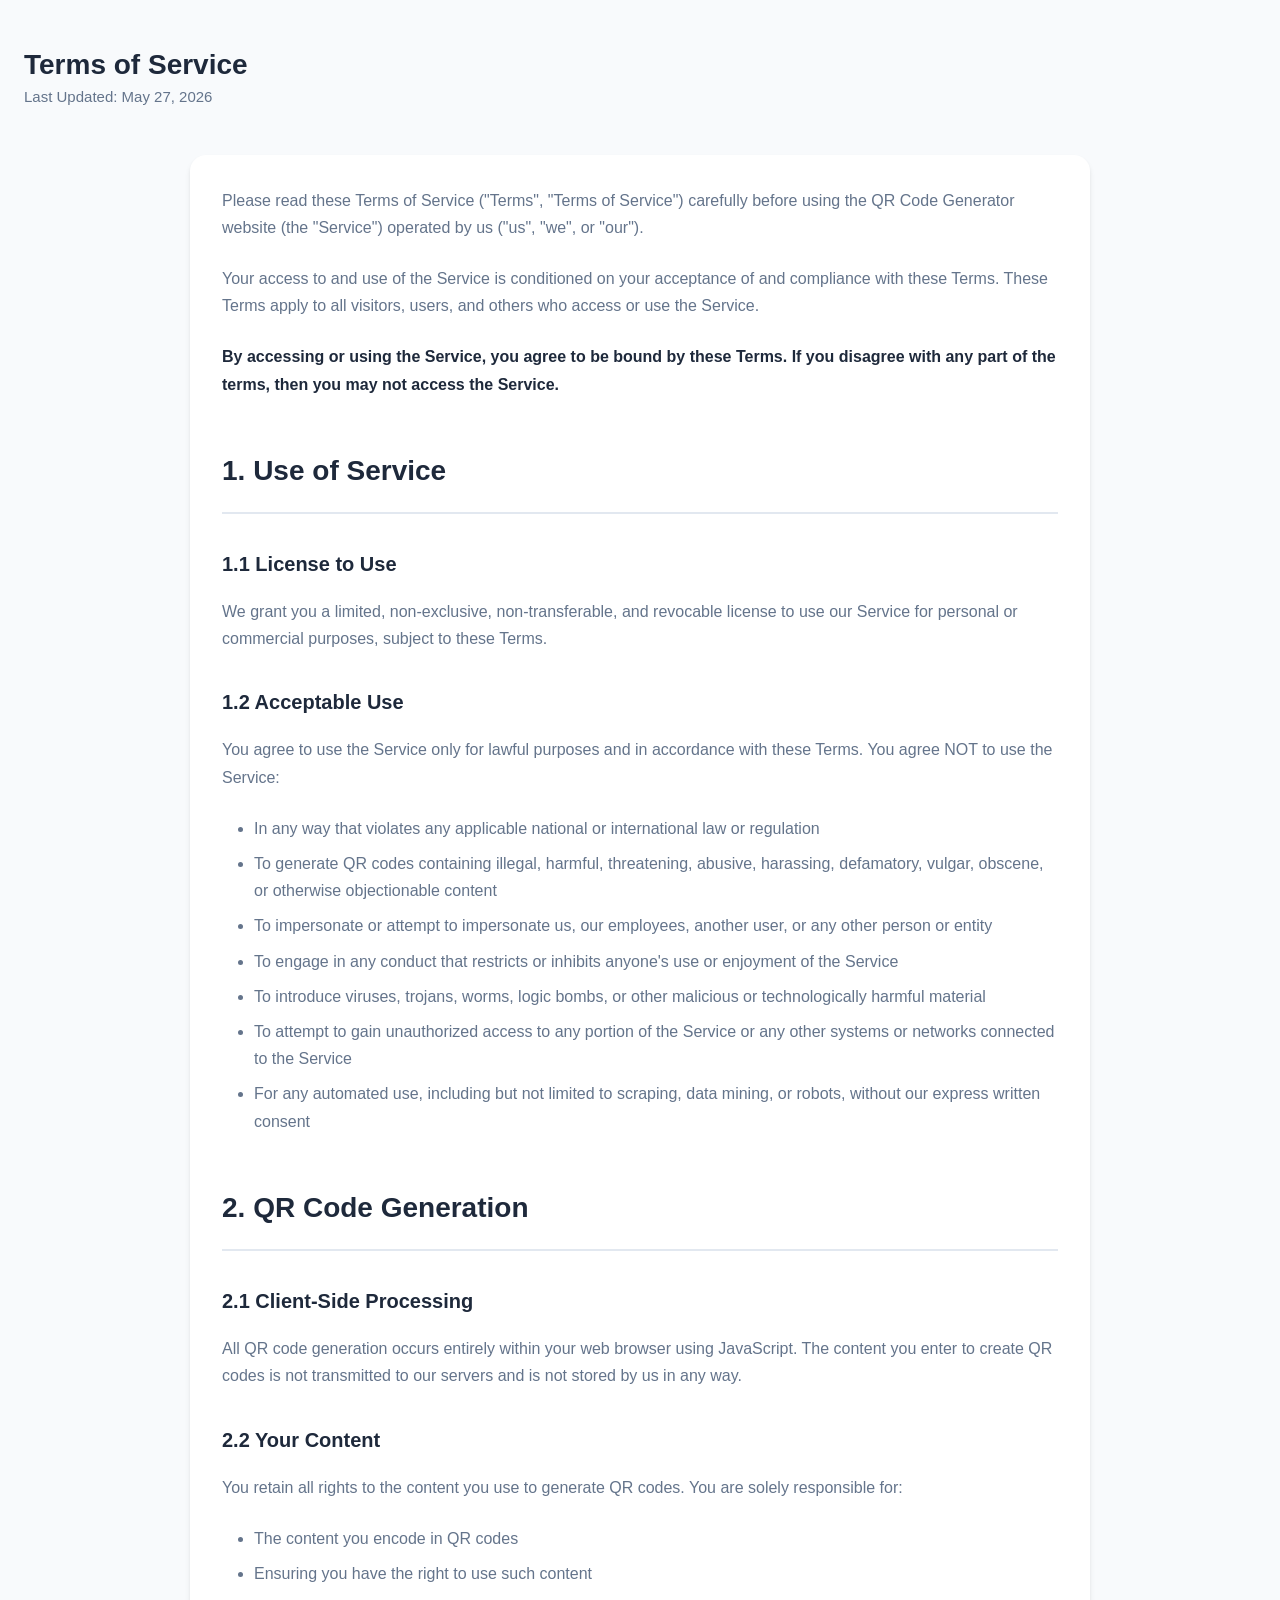
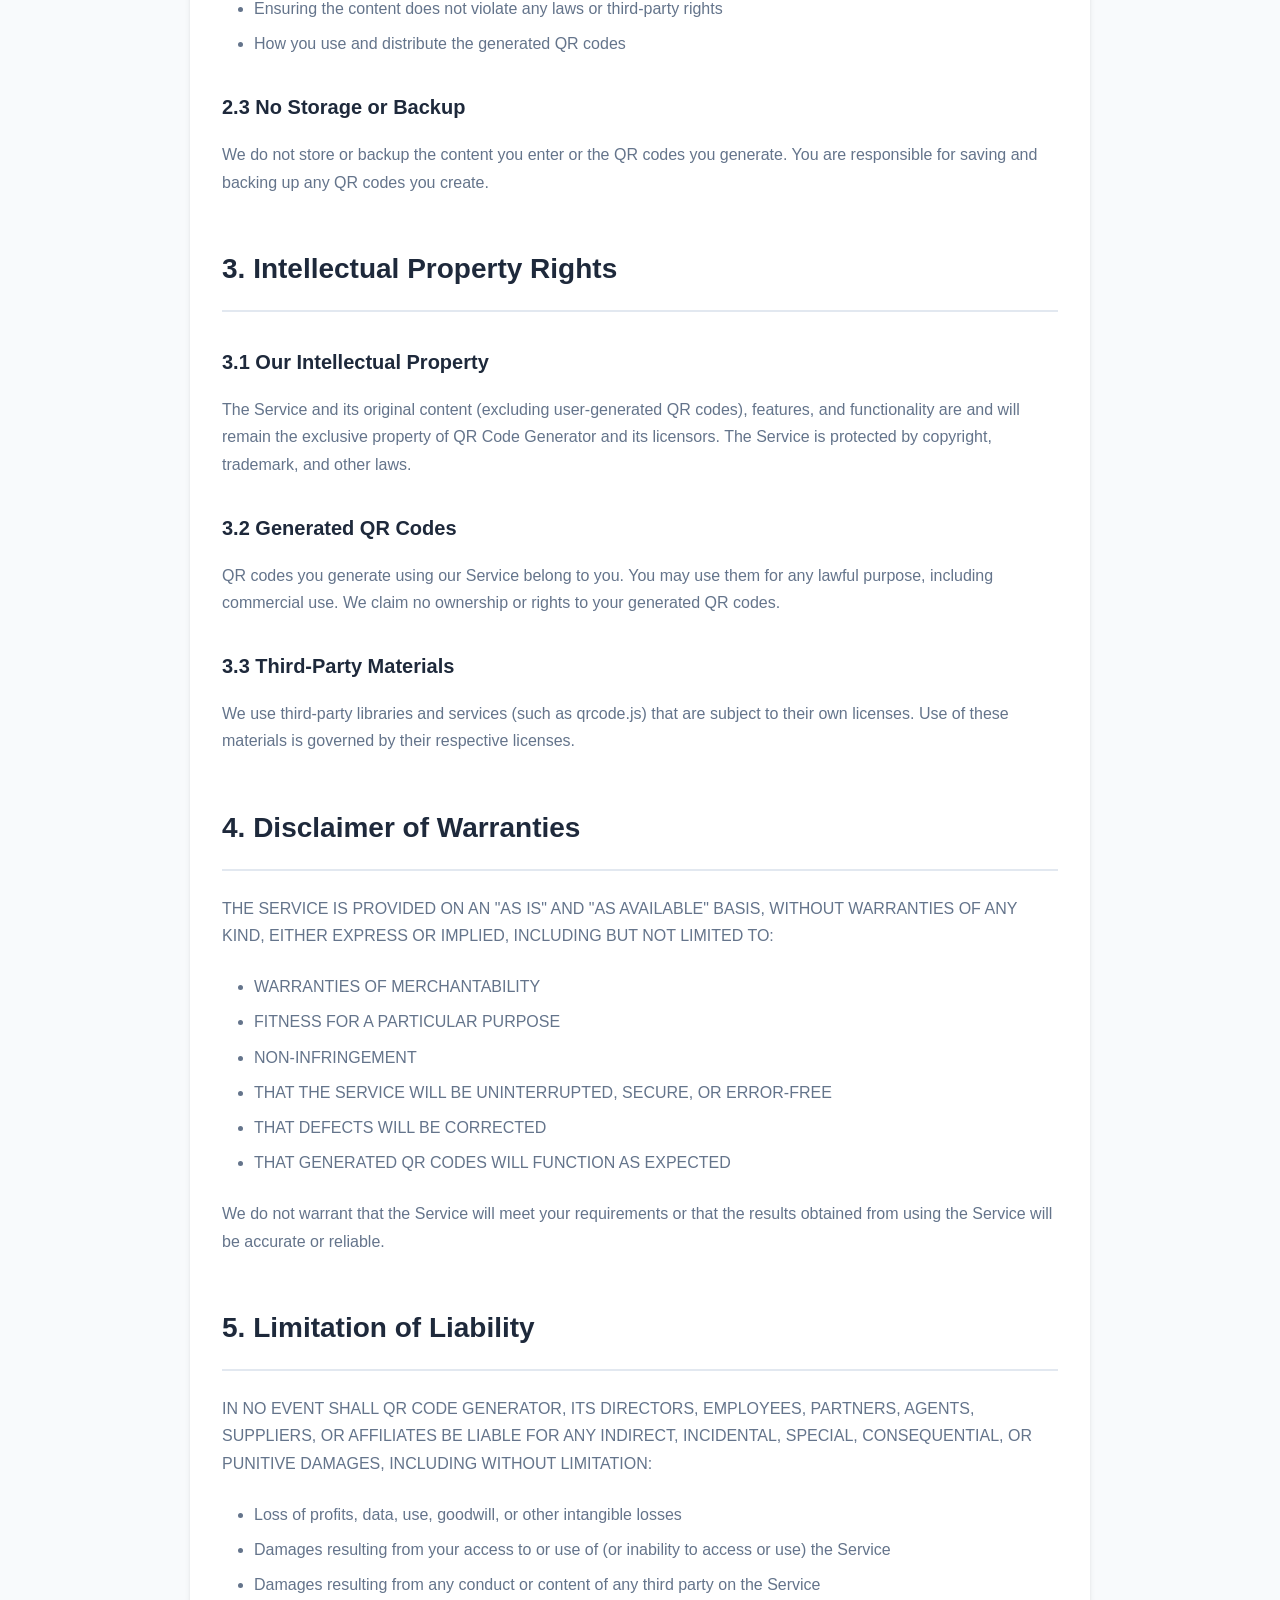
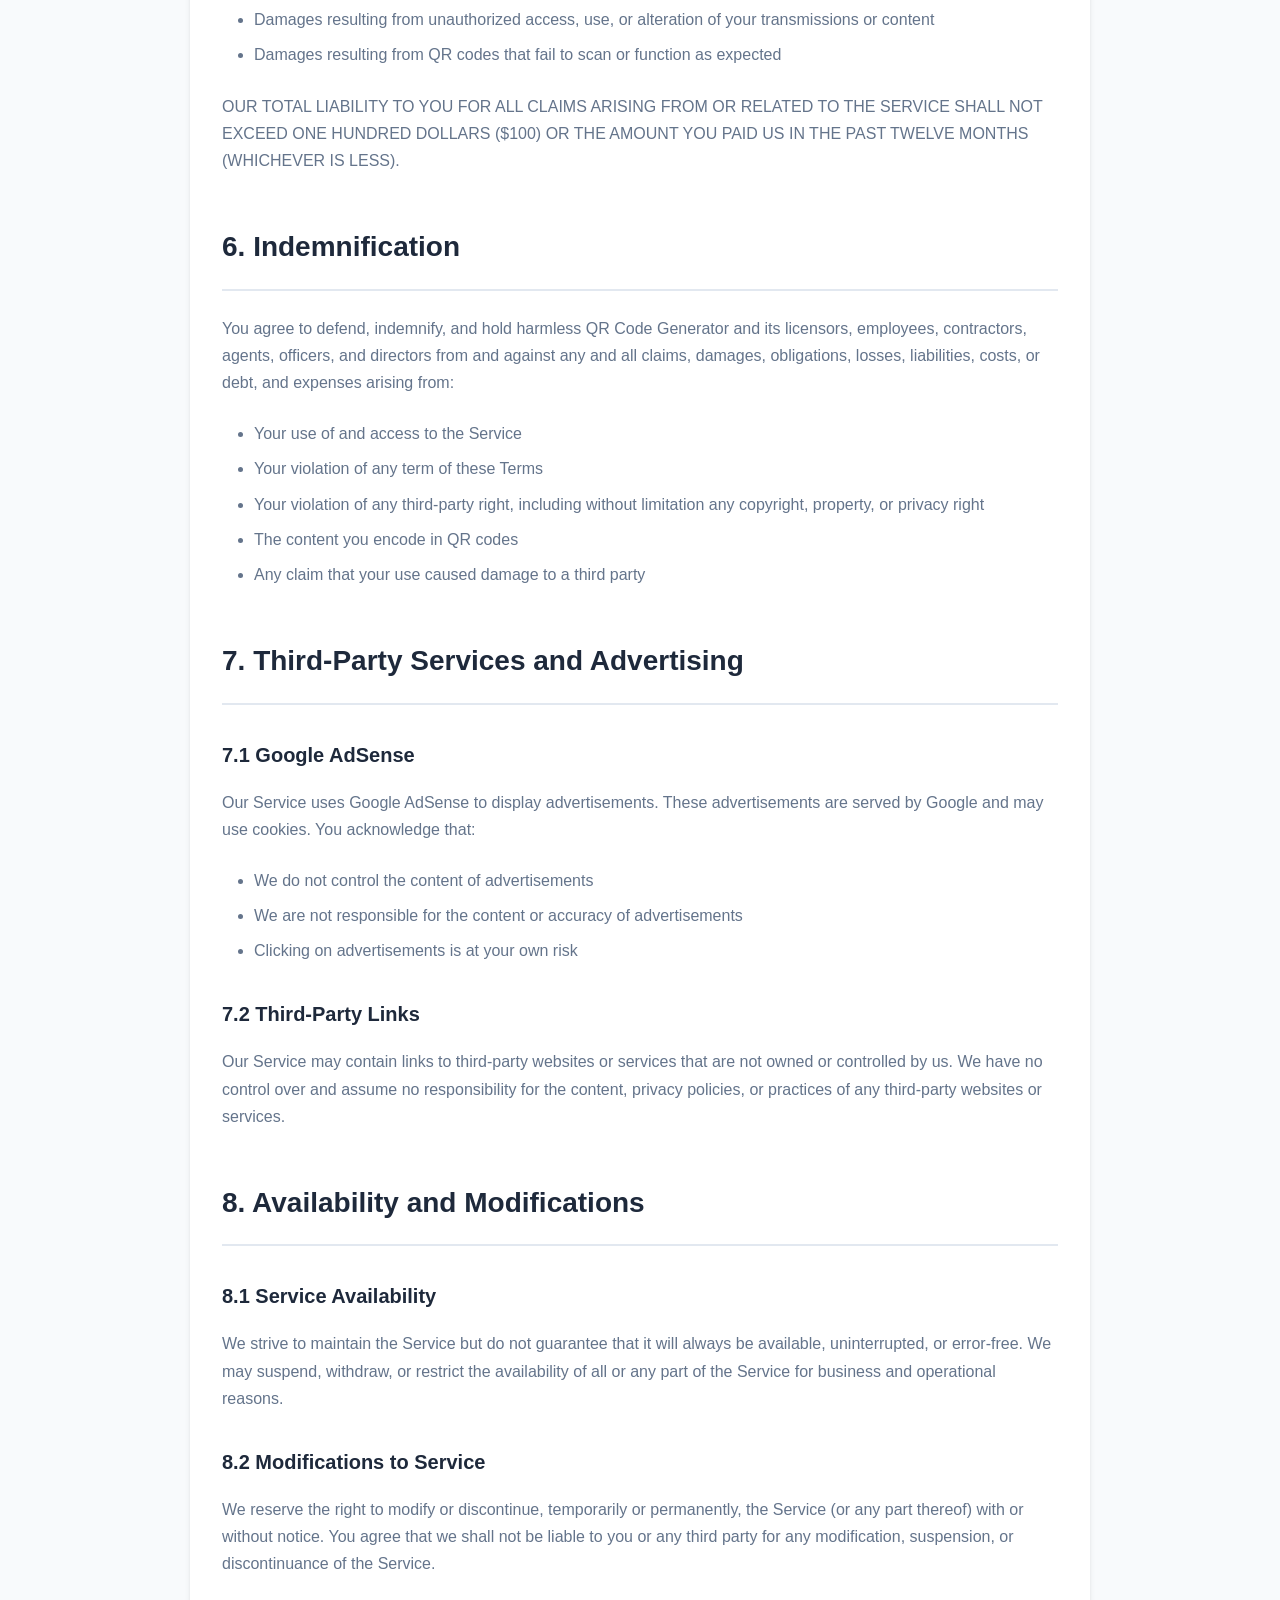
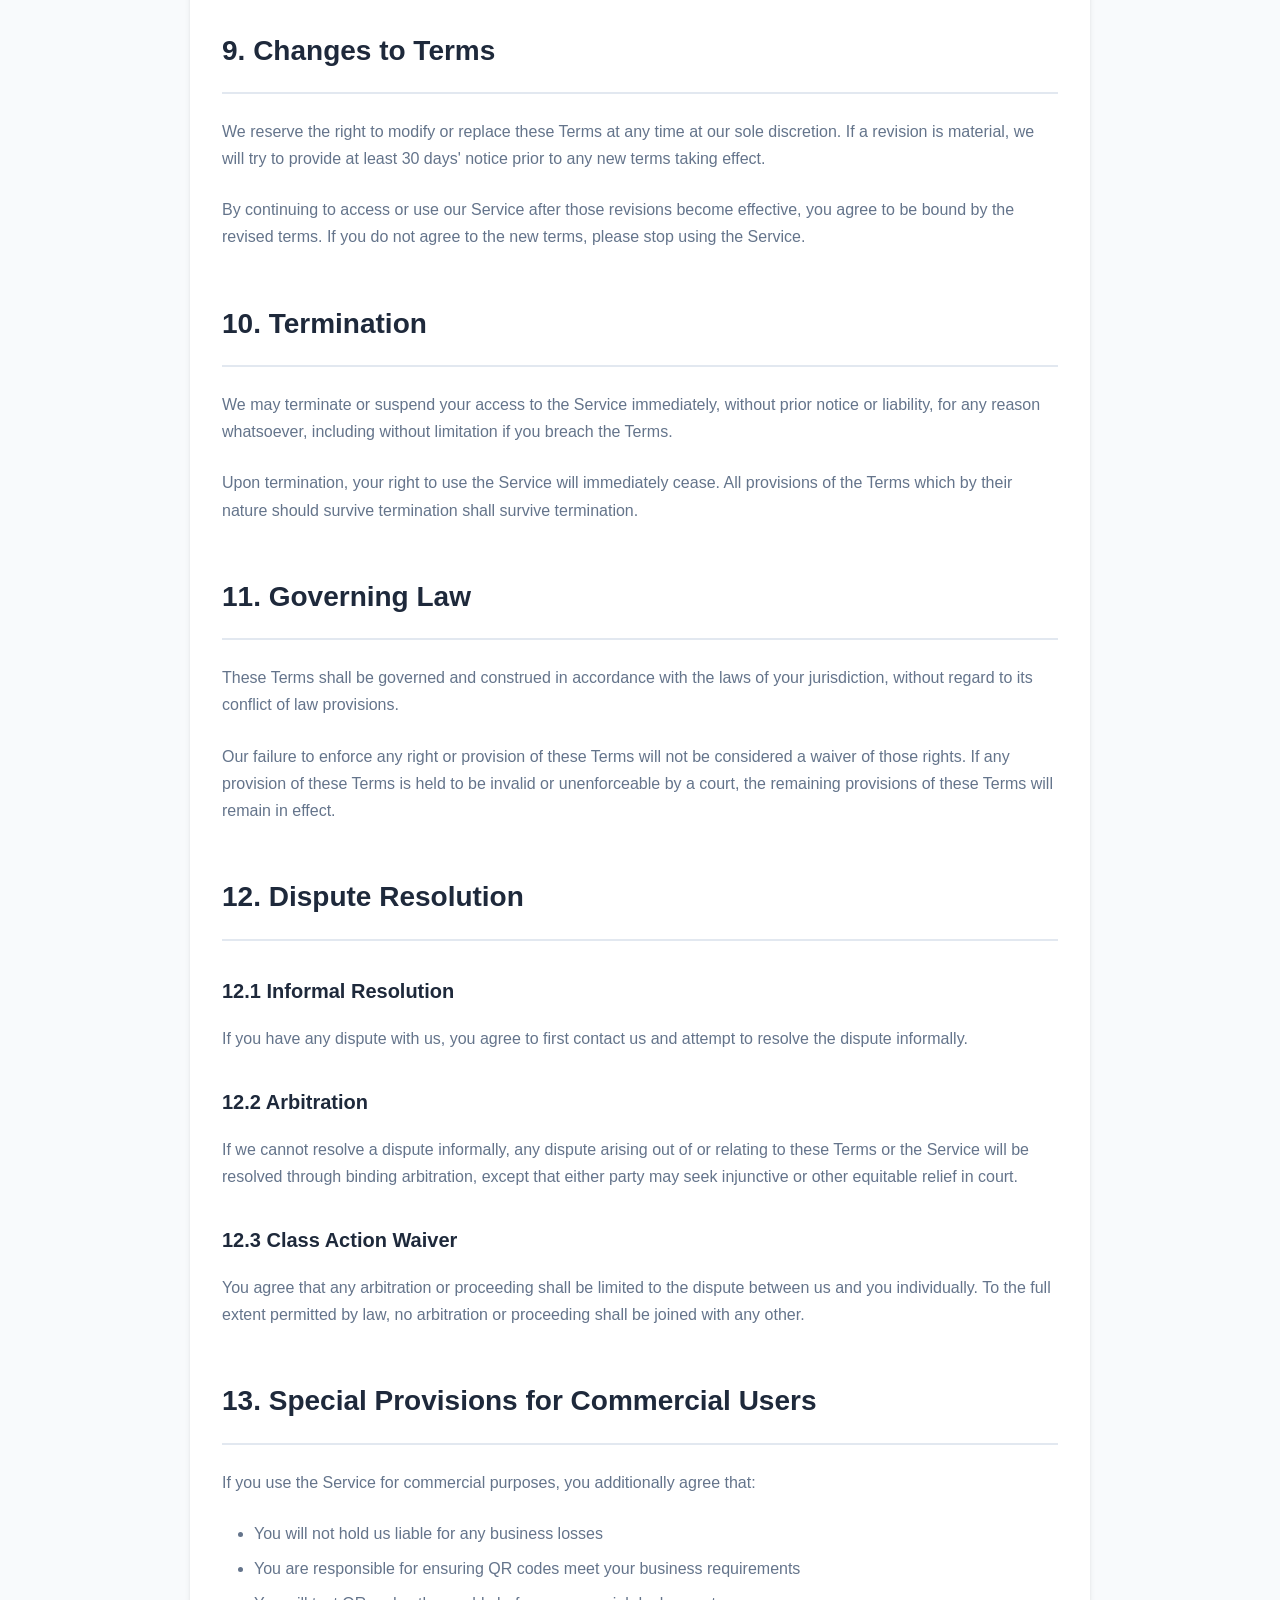
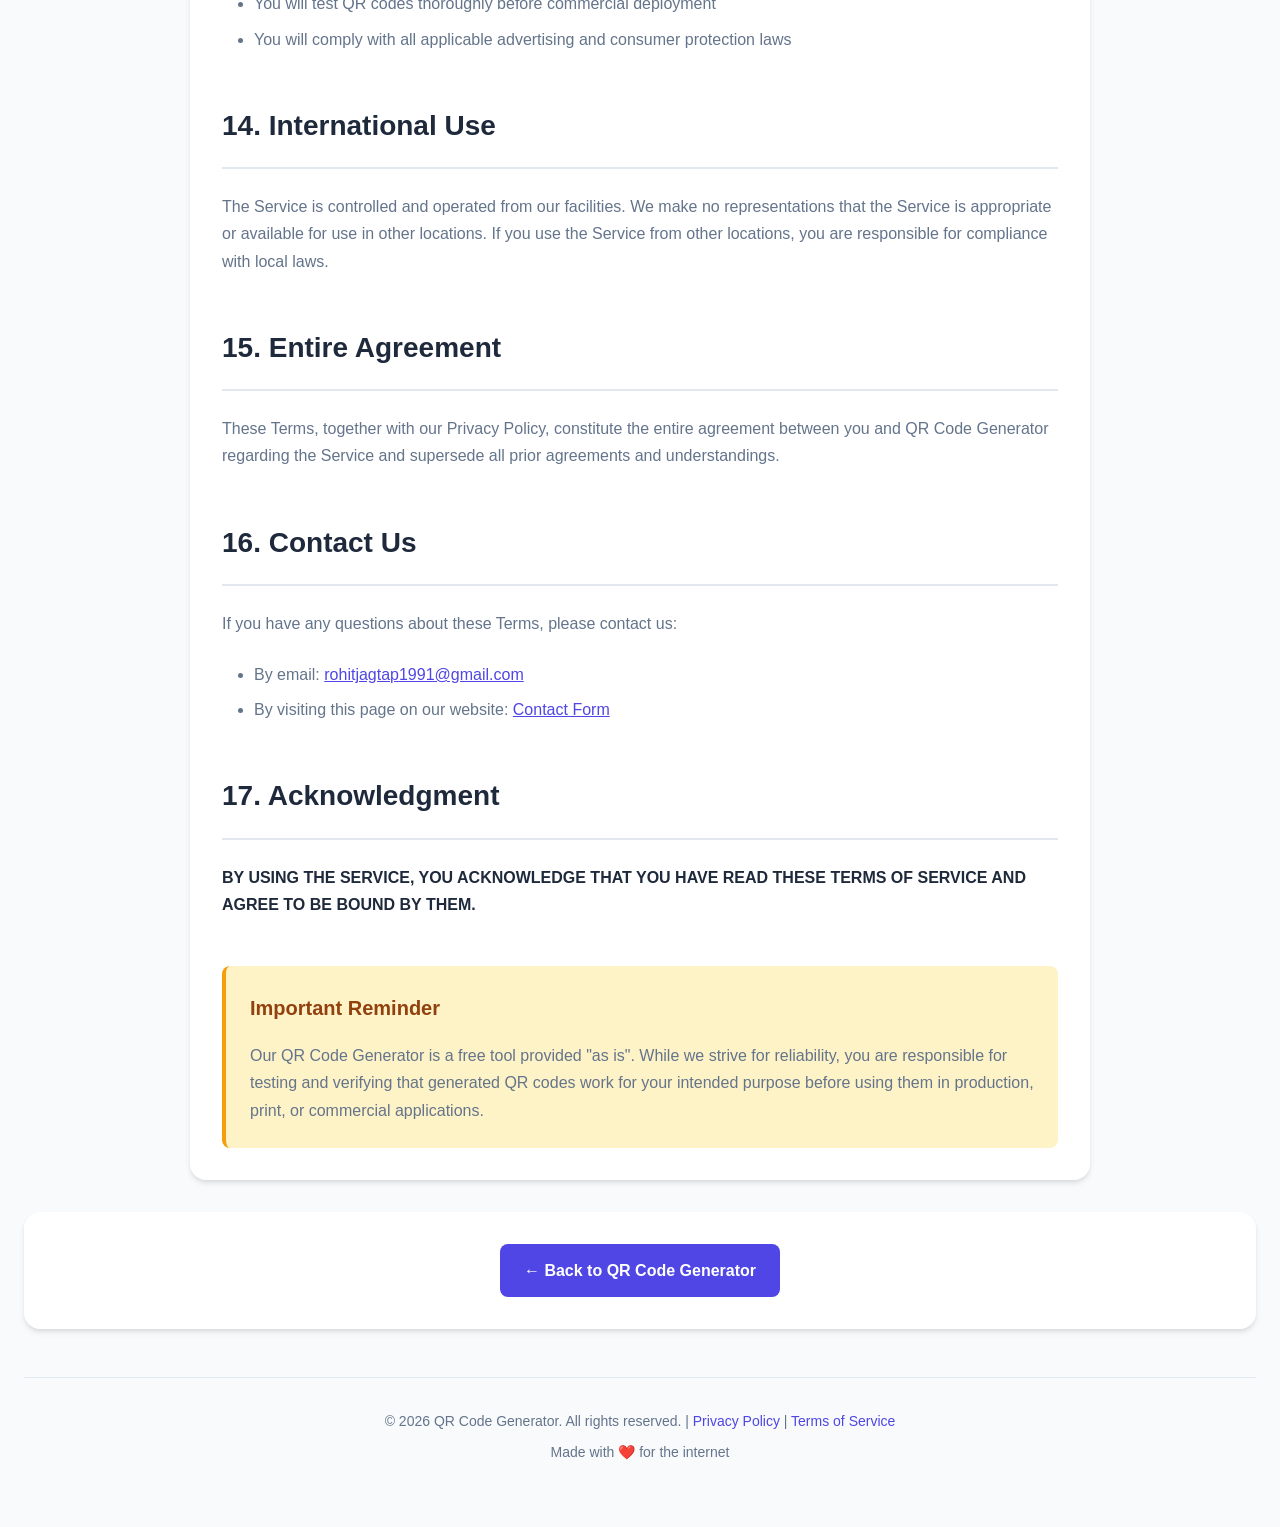
<file: terms-of-service.html>
<!DOCTYPE html>
<html lang="en">

<head>
    <meta charset="UTF-8">
    <meta name="viewport" content="width=device-width, initial-scale=1.0">
    <title>Terms of Service - QR Code Generator</title>
    <meta name="description"
        content="Terms of Service for QR Code Generator. Please read these terms carefully before using our service.">
    <meta name="robots" content="index, follow">
    <link rel="stylesheet" href="style.css">
    <link rel="icon" type="image/svg+xml"
        href="data:image/svg+xml,%3Csvg xmlns='http://www.w3.org/2000/svg' viewBox='0 0 48 48'%3E%3Cdefs%3E%3ClinearGradient id='g' x1='0%25' y1='0%25' x2='100%25' y2='100%25'%3E%3Cstop offset='0%25' style='stop-color:%234f46e5'/%3E%3Cstop offset='100%25' style='stop-color:%2306b6d4'/%3E%3C/linearGradient%3E%3C/defs%3E%3Crect x='2' y='2' width='44' height='44' rx='8' fill='url(%23g)'/%3E%3Crect x='8' y='8' width='12' height='12' rx='2' fill='white' opacity='0.9'/%3E%3Crect x='28' y='8' width='12' height='12' rx='2' fill='white' opacity='0.9'/%3E%3Crect x='8' y='28' width='12' height='12' rx='2' fill='white' opacity='0.9'/%3E%3Ccircle cx='34' cy='34' r='5' fill='white' opacity='0.9'/%3E%3C/svg%3E">
</head>

<body>
    <div class="container">
        <header>
            <h1>Terms of Service</h1>
            <p class="subtitle">Last Updated: May 27, 2026</p>
        </header>

        <main>
            <div class="content-section legal-content">
                <p>Please read these Terms of Service ("Terms", "Terms of Service") carefully before using the QR Code
                    Generator website (the "Service") operated by us ("us", "we", or "our").</p>
                <p>Your access to and use of the Service is conditioned on your acceptance of and compliance with these
                    Terms. These Terms apply to all visitors, users, and others who access or use the Service.</p>
                <p><strong>By accessing or using the Service, you agree to be bound by these Terms. If you disagree with
                        any part of the terms, then you may not access the Service.</strong></p>

                <h2>1. Use of Service</h2>

                <h3>1.1 License to Use</h3>
                <p>We grant you a limited, non-exclusive, non-transferable, and revocable license to use our Service for
                    personal or commercial purposes, subject to these Terms.</p>

                <h3>1.2 Acceptable Use</h3>
                <p>You agree to use the Service only for lawful purposes and in accordance with these Terms. You agree
                    NOT to use the Service:</p>
                <ul>
                    <li>In any way that violates any applicable national or international law or regulation</li>
                    <li>To generate QR codes containing illegal, harmful, threatening, abusive, harassing, defamatory,
                        vulgar, obscene, or otherwise objectionable content</li>
                    <li>To impersonate or attempt to impersonate us, our employees, another user, or any other person or
                        entity</li>
                    <li>To engage in any conduct that restricts or inhibits anyone's use or enjoyment of the Service
                    </li>
                    <li>To introduce viruses, trojans, worms, logic bombs, or other malicious or technologically harmful
                        material</li>
                    <li>To attempt to gain unauthorized access to any portion of the Service or any other systems or
                        networks connected to the Service</li>
                    <li>For any automated use, including but not limited to scraping, data mining, or robots, without
                        our express written consent</li>
                </ul>

                <h2>2. QR Code Generation</h2>

                <h3>2.1 Client-Side Processing</h3>
                <p>All QR code generation occurs entirely within your web browser using JavaScript. The content you
                    enter to create QR codes is not transmitted to our servers and is not stored by us in any way.</p>

                <h3>2.2 Your Content</h3>
                <p>You retain all rights to the content you use to generate QR codes. You are solely responsible for:
                </p>
                <ul>
                    <li>The content you encode in QR codes</li>
                    <li>Ensuring you have the right to use such content</li>
                    <li>Ensuring the content does not violate any laws or third-party rights</li>
                    <li>How you use and distribute the generated QR codes</li>
                </ul>

                <h3>2.3 No Storage or Backup</h3>
                <p>We do not store or backup the content you enter or the QR codes you generate. You are responsible for
                    saving and backing up any QR codes you create.</p>

                <h2>3. Intellectual Property Rights</h2>

                <h3>3.1 Our Intellectual Property</h3>
                <p>The Service and its original content (excluding user-generated QR codes), features, and functionality
                    are and will remain the exclusive property of QR Code Generator and its licensors. The Service is
                    protected by copyright, trademark, and other laws.</p>

                <h3>3.2 Generated QR Codes</h3>
                <p>QR codes you generate using our Service belong to you. You may use them for any lawful purpose,
                    including commercial use. We claim no ownership or rights to your generated QR codes.</p>

                <h3>3.3 Third-Party Materials</h3>
                <p>We use third-party libraries and services (such as qrcode.js) that are subject to their own licenses.
                    Use of these materials is governed by their respective licenses.</p>

                <h2>4. Disclaimer of Warranties</h2>
                <p>THE SERVICE IS PROVIDED ON AN "AS IS" AND "AS AVAILABLE" BASIS, WITHOUT WARRANTIES OF ANY KIND,
                    EITHER EXPRESS OR IMPLIED, INCLUDING BUT NOT LIMITED TO:</p>
                <ul>
                    <li>WARRANTIES OF MERCHANTABILITY</li>
                    <li>FITNESS FOR A PARTICULAR PURPOSE</li>
                    <li>NON-INFRINGEMENT</li>
                    <li>THAT THE SERVICE WILL BE UNINTERRUPTED, SECURE, OR ERROR-FREE</li>
                    <li>THAT DEFECTS WILL BE CORRECTED</li>
                    <li>THAT GENERATED QR CODES WILL FUNCTION AS EXPECTED</li>
                </ul>
                <p>We do not warrant that the Service will meet your requirements or that the results obtained from
                    using the Service will be accurate or reliable.</p>

                <h2>5. Limitation of Liability</h2>
                <p>IN NO EVENT SHALL QR CODE GENERATOR, ITS DIRECTORS, EMPLOYEES, PARTNERS, AGENTS, SUPPLIERS, OR
                    AFFILIATES BE LIABLE FOR ANY INDIRECT, INCIDENTAL, SPECIAL, CONSEQUENTIAL, OR PUNITIVE DAMAGES,
                    INCLUDING WITHOUT LIMITATION:</p>
                <ul>
                    <li>Loss of profits, data, use, goodwill, or other intangible losses</li>
                    <li>Damages resulting from your access to or use of (or inability to access or use) the Service</li>
                    <li>Damages resulting from any conduct or content of any third party on the Service</li>
                    <li>Damages resulting from unauthorized access, use, or alteration of your transmissions or content
                    </li>
                    <li>Damages resulting from QR codes that fail to scan or function as expected</li>
                </ul>
                <p>OUR TOTAL LIABILITY TO YOU FOR ALL CLAIMS ARISING FROM OR RELATED TO THE SERVICE SHALL NOT EXCEED ONE
                    HUNDRED DOLLARS ($100) OR THE AMOUNT YOU PAID US IN THE PAST TWELVE MONTHS (WHICHEVER IS LESS).</p>

                <h2>6. Indemnification</h2>
                <p>You agree to defend, indemnify, and hold harmless QR Code Generator and its licensors, employees,
                    contractors, agents, officers, and directors from and against any and all claims, damages,
                    obligations, losses, liabilities, costs, or debt, and expenses arising from:</p>
                <ul>
                    <li>Your use of and access to the Service</li>
                    <li>Your violation of any term of these Terms</li>
                    <li>Your violation of any third-party right, including without limitation any copyright, property,
                        or privacy right</li>
                    <li>The content you encode in QR codes</li>
                    <li>Any claim that your use caused damage to a third party</li>
                </ul>

                <h2>7. Third-Party Services and Advertising</h2>

                <h3>7.1 Google AdSense</h3>
                <p>Our Service uses Google AdSense to display advertisements. These advertisements are served by Google
                    and may use cookies. You acknowledge that:</p>
                <ul>
                    <li>We do not control the content of advertisements</li>
                    <li>We are not responsible for the content or accuracy of advertisements</li>
                    <li>Clicking on advertisements is at your own risk</li>
                </ul>

                <h3>7.2 Third-Party Links</h3>
                <p>Our Service may contain links to third-party websites or services that are not owned or controlled by
                    us. We have no control over and assume no responsibility for the content, privacy policies, or
                    practices of any third-party websites or services.</p>

                <h2>8. Availability and Modifications</h2>

                <h3>8.1 Service Availability</h3>
                <p>We strive to maintain the Service but do not guarantee that it will always be available,
                    uninterrupted, or error-free. We may suspend, withdraw, or restrict the availability of all or any
                    part of the Service for business and operational reasons.</p>

                <h3>8.2 Modifications to Service</h3>
                <p>We reserve the right to modify or discontinue, temporarily or permanently, the Service (or any part
                    thereof) with or without notice. You agree that we shall not be liable to you or any third party for
                    any modification, suspension, or discontinuance of the Service.</p>

                <h2>9. Changes to Terms</h2>
                <p>We reserve the right to modify or replace these Terms at any time at our sole discretion. If a
                    revision is material, we will try to provide at least 30 days' notice prior to any new terms taking
                    effect.</p>
                <p>By continuing to access or use our Service after those revisions become effective, you agree to be
                    bound by the revised terms. If you do not agree to the new terms, please stop using the Service.</p>

                <h2>10. Termination</h2>
                <p>We may terminate or suspend your access to the Service immediately, without prior notice or
                    liability, for any reason whatsoever, including without limitation if you breach the Terms.</p>
                <p>Upon termination, your right to use the Service will immediately cease. All provisions of the Terms
                    which by their nature should survive termination shall survive termination.</p>

                <h2>11. Governing Law</h2>
                <p>These Terms shall be governed and construed in accordance with the laws of your jurisdiction, without
                    regard to its conflict of law provisions.</p>
                <p>Our failure to enforce any right or provision of these Terms will not be considered a waiver of those
                    rights. If any provision of these Terms is held to be invalid or unenforceable by a court, the
                    remaining provisions of these Terms will remain in effect.</p>

                <h2>12. Dispute Resolution</h2>

                <h3>12.1 Informal Resolution</h3>
                <p>If you have any dispute with us, you agree to first contact us and attempt to resolve the dispute
                    informally.</p>

                <h3>12.2 Arbitration</h3>
                <p>If we cannot resolve a dispute informally, any dispute arising out of or relating to these Terms or
                    the Service will be resolved through binding arbitration, except that either party may seek
                    injunctive or other equitable relief in court.</p>

                <h3>12.3 Class Action Waiver</h3>
                <p>You agree that any arbitration or proceeding shall be limited to the dispute between us and you
                    individually. To the full extent permitted by law, no arbitration or proceeding shall be joined with
                    any other.</p>

                <h2>13. Special Provisions for Commercial Users</h2>
                <p>If you use the Service for commercial purposes, you additionally agree that:</p>
                <ul>
                    <li>You will not hold us liable for any business losses</li>
                    <li>You are responsible for ensuring QR codes meet your business requirements</li>
                    <li>You will test QR codes thoroughly before commercial deployment</li>
                    <li>You will comply with all applicable advertising and consumer protection laws</li>
                </ul>

                <h2>14. International Use</h2>
                <p>The Service is controlled and operated from our facilities. We make no representations that the
                    Service is appropriate or available for use in other locations. If you use the Service from other
                    locations, you are responsible for compliance with local laws.</p>

                <h2>15. Entire Agreement</h2>
                <p>These Terms, together with our Privacy Policy, constitute the entire agreement between you and QR
                    Code Generator regarding the Service and supersede all prior agreements and understandings.</p>

                <h2>16. Contact Us</h2>
                <p>If you have any questions about these Terms, please contact us:</p>
                <ul>
                    <li>By email: <a href="mailto:rohitjagtap1991@gmail.com">rohitjagtap1991@gmail.com</a></li>
                    <li>By visiting this page on our website: <a href="index.html">Contact Form</a></li>
                </ul>

                <h2>17. Acknowledgment</h2>
                <p><strong>BY USING THE SERVICE, YOU ACKNOWLEDGE THAT YOU HAVE READ THESE TERMS OF SERVICE AND AGREE TO
                        BE BOUND BY THEM.</strong></p>

                <div
                    style="margin-top: 3rem; padding: 1.5rem; background: #fef3c7; border-left: 4px solid #f59e0b; border-radius: 0.5rem;">
                    <h3 style="margin-top: 0; color: #92400e;">Important Reminder</h3>
                    <p style="margin-bottom: 0;">Our QR Code Generator is a free tool provided "as is". While we strive
                        for reliability, you are responsible for testing and verifying that generated QR codes work for
                        your intended purpose before using them in production, print, or commercial applications.</p>
                </div>
            </div>

            <div class="content-section" style="text-align: center; margin-top: 2rem;">
                <a href="index.html" class="btn btn-primary" style="display: inline-block; text-decoration: none;">←
                    Back to QR Code Generator</a>
            </div>
        </main>

        <footer>
            <p>&copy; 2026 QR Code Generator. All rights reserved. | <a href="privacy-policy.html">Privacy Policy</a> |
                <a href="terms-of-service.html">Terms of Service</a>
            </p>
            <p>Made with ❤️ for the internet</p>
        </footer>
    </div>
</body>

</html>
</file>
<file: style.css>
/* Reset and Base Styles */
* {
    margin: 0;
    padding: 0;
    box-sizing: border-box;
}

:root {
    /* Colors */
    --primary-color: #4f46e5;
    --primary-hover: #4338ca;
    --secondary-color: #06b6d4;
    --secondary-hover: #0891b2;
    --tertiary-color: #64748b;
    --tertiary-hover: #475569;
    --bg-color: #f8fafc;
    --card-bg: #ffffff;
    --text-primary: #1e293b;
    --text-secondary: #64748b;
    --border-color: #e2e8f0;
    --success-color: #10b981;
    --error-color: #ef4444;

    /* Spacing */
    --spacing-xs: 0.5rem;
    --spacing-sm: 1rem;
    --spacing-md: 1.5rem;
    --spacing-lg: 2rem;
    --spacing-xl: 3rem;

    /* Border Radius */
    --radius-sm: 0.375rem;
    --radius-md: 0.5rem;
    --radius-lg: 1rem;

    /* Shadows */
    --shadow-sm: 0 1px 2px 0 rgba(0, 0, 0, 0.05);
    --shadow-md: 0 4px 6px -1px rgba(0, 0, 0, 0.1), 0 2px 4px -1px rgba(0, 0, 0, 0.06);
    --shadow-lg: 0 10px 15px -3px rgba(0, 0, 0, 0.1), 0 4px 6px -2px rgba(0, 0, 0, 0.05);
    --shadow-xl: 0 20px 25px -5px rgba(0, 0, 0, 0.1), 0 10px 10px -5px rgba(0, 0, 0, 0.04);
}

body {
    font-family: -apple-system, BlinkMacSystemFont, 'Segoe UI', Roboto, 'Helvetica Neue', Arial, sans-serif;
    background-color: var(--bg-color);
    color: var(--text-primary);
    line-height: 1.6;
    min-height: 100vh;
    display: flex;
    flex-direction: column;
}

.container {
    max-width: 1400px;
    margin: 0 auto;
    padding: var(--spacing-md);
    width: 100%;
}

/* Header */
header {
    margin-bottom: var(--spacing-md);
    padding: var(--spacing-md) 0;
}

.header-content {
    display: flex;
    align-items: center;
    gap: var(--spacing-md);
    justify-content: center;
}

.header-text {
    text-align: left;
}

header h1 {
    font-size: 1.75rem;
    font-weight: 700;
    color: var(--text-primary);
    margin: 0;
    line-height: 1.2;
}

.logo {
    width: 48px;
    height: 48px;
    flex-shrink: 0;
    filter: drop-shadow(0 4px 6px rgba(79, 70, 229, 0.25));
    transition: transform 0.3s ease;
}

.logo:hover {
    transform: scale(1.05);
}

.subtitle {
    font-size: 0.9375rem;
    color: var(--text-secondary);
    margin: 0.25rem 0 0 0;
    line-height: 1.4;
}

/* Language Switcher */
.language-switcher {
    display: flex;
    gap: 0.5rem;
    margin-left: auto;
}

.lang-option {
    background: transparent;
    border: 2px solid var(--border-color);
    border-radius: var(--radius-md);
    padding: 0.5rem 0.75rem;
    cursor: pointer;
    transition: all 0.2s ease;
    font-size: 1.5rem;
    line-height: 1;
}

.lang-option:hover {
    border-color: var(--primary-color);
    transform: translateY(-2px);
    box-shadow: var(--shadow-sm);
}

.lang-option.active {
    border-color: var(--primary-color);
    background: var(--primary-color);
}

.lang-option .flag {
    display: block;
}

/* Ad Containers */
.ad-container {
    margin: var(--spacing-lg) auto;
    display: flex;
    justify-content: center;
    align-items: center;
}

.ad-placeholder,
.ad-placeholder-vertical {
    background: linear-gradient(135deg, #f0f0f0 25%, transparent 25%),
        linear-gradient(225deg, #f0f0f0 25%, transparent 25%),
        linear-gradient(45deg, #f0f0f0 25%, transparent 25%),
        linear-gradient(315deg, #f0f0f0 25%, #e0e0e0 25%);
    background-size: 20px 20px;
    background-position: 0 0, 10px 0, 10px -10px, 0px 10px;
    border: 2px dashed #ccc;
    border-radius: var(--radius-md);
    display: flex;
    align-items: center;
    justify-content: center;
    color: #999;
    font-size: 0.875rem;
    font-weight: 500;
}

.ad-placeholder {
    width: 728px;
    height: 90px;
    max-width: 100%;
}

.ad-placeholder-vertical {
    width: 300px;
    height: 600px;
}

.ad-sidebar {
    display: none;
}

.ad-top {
    margin-top: 0;
}

.ad-below-tool {
    margin-top: var(--spacing-xl);
}

/* Main Tool Wrapper */
main {
    margin-bottom: var(--spacing-xl);
}

.tool-wrapper {
    display: grid;
    grid-template-columns: 1fr 1fr;
    gap: var(--spacing-lg);
    background: var(--card-bg);
    border-radius: var(--radius-lg);
    padding: var(--spacing-lg);
    box-shadow: var(--shadow-lg);
}

/* Input Panel */
.input-panel {
    display: flex;
    flex-direction: column;
    gap: var(--spacing-md);
}

/* Content Type Tabs */
.content-type-tabs {
    display: flex;
    flex-direction: column;
    gap: var(--spacing-sm);
}

.tabs-label {
    font-weight: 600;
    font-size: 0.875rem;
    color: var(--text-primary);
    text-transform: uppercase;
    letter-spacing: 0.025em;
}

.tabs-container {
    display: flex;
    flex-wrap: wrap;
    gap: 0.5rem;
    padding: 0.5rem;
    background: linear-gradient(135deg, rgba(79, 70, 229, 0.05), rgba(16, 185, 129, 0.05));
    border-radius: var(--radius-lg);
    border: 2px solid var(--border-color);
}

.tab-btn {
    flex: 1;
    min-width: 100px;
    display: flex;
    flex-direction: column;
    align-items: center;
    gap: 0.25rem;
    padding: 0.75rem 0.5rem;
    background: white;
    border: 2px solid transparent;
    border-radius: var(--radius-md);
    cursor: pointer;
    transition: all 0.2s ease;
    font-family: inherit;
    position: relative;
    overflow: hidden;
}

.tab-btn::before {
    content: '';
    position: absolute;
    top: 0;
    left: 0;
    right: 0;
    bottom: 0;
    background: linear-gradient(135deg, var(--primary-color), var(--secondary-color));
    opacity: 0;
    transition: opacity 0.2s ease;
    z-index: 0;
}

.tab-btn:hover::before {
    opacity: 0.05;
}

.tab-btn.active::before {
    opacity: 0.1;
}

.tab-icon {
    font-size: 1.5rem;
    line-height: 1;
    position: relative;
    z-index: 1;
    transition: transform 0.2s ease;
}

.tab-label {
    font-size: 0.75rem;
    font-weight: 600;
    color: var(--text-secondary);
    text-align: center;
    position: relative;
    z-index: 1;
    transition: color 0.2s ease;
}

.tab-btn:hover {
    border-color: var(--primary-color);
    transform: translateY(-2px);
    box-shadow: 0 4px 12px rgba(79, 70, 229, 0.15);
}

.tab-btn:hover .tab-icon {
    transform: scale(1.1);
}

.tab-btn:hover .tab-label {
    color: var(--text-primary);
}

.tab-btn.active {
    background: linear-gradient(135deg, var(--primary-color), var(--secondary-color));
    border-color: var(--primary-color);
    box-shadow: 0 4px 16px rgba(79, 70, 229, 0.3);
}

.tab-btn.active::before {
    opacity: 0;
}

.tab-btn.active .tab-label {
    color: white;
    font-weight: 700;
}

.tab-btn:active {
    transform: translateY(0);
}

/* Mobile: Stack tabs in 2 columns */
@media (max-width: 600px) {
    .tabs-container {
        gap: 0.4rem;
    }
    
    .tab-btn {
        flex: 1 1 calc(50% - 0.2rem);
        min-width: 0;
        padding: 0.6rem 0.4rem;
    }
    
    .tab-icon {
        font-size: 1.25rem;
    }
    
    .tab-label {
        font-size: 0.65rem;
    }
}

/* Very small screens: Single column */
@media (max-width: 380px) {
    .tab-btn {
        flex: 1 1 100%;
    }
}

.input-group {
    display: flex;
    flex-direction: column;
    gap: var(--spacing-xs);
}

label {
    font-weight: 600;
    font-size: 0.875rem;
    color: var(--text-primary);
    text-transform: uppercase;
    letter-spacing: 0.025em;
}

textarea,
select,
input[type="text"] {
    width: 100%;
    padding: 0.75rem;
    border: 2px solid var(--border-color);
    border-radius: var(--radius-md);
    font-size: 1rem;
    font-family: inherit;
    transition: all 0.2s ease;
    background: var(--card-bg);
}

textarea {
    resize: vertical;
    min-height: 120px;
}

textarea:focus,
select:focus,
input[type="text"]:focus {
    outline: none;
    border-color: var(--primary-color);
    box-shadow: 0 0 0 3px rgba(79, 70, 229, 0.1);
}

.char-count {
    font-size: 0.75rem;
    color: var(--text-secondary);
    text-align: right;
}

.options-grid {
    display: grid;
    grid-template-columns: 1fr 1fr;
    gap: var(--spacing-md);
}

/* Color Input */
.color-input-wrapper {
    display: flex;
    gap: var(--spacing-xs);
    align-items: center;
}

input[type="color"] {
    width: 60px;
    height: 44px;
    border: 2px solid var(--border-color);
    border-radius: var(--radius-md);
    cursor: pointer;
    transition: all 0.2s ease;
}

input[type="color"]:hover {
    border-color: var(--primary-color);
}

#fg-color-text,
#bg-color-text {
    flex: 1;
    font-family: 'Courier New', monospace;
    font-size: 14px;
    font-weight: 600;
    text-align: center;
    letter-spacing: 0.5px;
    transition: all 0.2s ease;
    cursor: text;
}

#fg-color-text:focus,
#bg-color-text:focus {
    border-color: var(--primary-color);
    outline: none;
    box-shadow: 0 0 0 3px rgba(79, 70, 229, 0.1);
}

#fg-color-text::placeholder,
#bg-color-text::placeholder {
    color: var(--text-secondary);
    opacity: 0.5;
}

/* Content Type Forms */
.content-form {
    display: flex;
    flex-direction: column;
    gap: var(--spacing-sm);
}

.content-form .input-group small {
    display: block;
    margin-top: 0.25rem;
    color: var(--text-secondary);
    font-size: 0.875rem;
}

.content-form label input[type="checkbox"] {
    margin-right: 0.5rem;
}

/* History Section */
.history-section {
    margin-top: var(--spacing-md);
    padding-top: var(--spacing-md);
    border-top: 1px solid var(--border-color);
}

.history-section h4 {
    font-size: 0.875rem;
    font-weight: 600;
    color: var(--text-secondary);
    margin-bottom: var(--spacing-sm);
    text-transform: uppercase;
    letter-spacing: 0.5px;
}

.history-list {
    display: flex;
    flex-direction: column;
    gap: 0.5rem;
}

.history-item {
    display: flex;
    align-items: center;
    justify-content: space-between;
    padding: 0.75rem;
    background: var(--bg-color);
    border: 1px solid var(--border-color);
    border-radius: var(--radius-sm);
    cursor: pointer;
    transition: all 0.2s ease;
    font-size: 0.875rem;
}

.history-item:hover {
    border-color: var(--primary-color);
    background: #f1f5f9;
}

.history-item-content {
    flex: 1;
    overflow: hidden;
}

.history-item-type {
    font-weight: 600;
    color: var(--text-primary);
    margin-bottom: 0.25rem;
}

.history-item-preview {
    color: var(--text-secondary);
    font-size: 0.75rem;
    white-space: nowrap;
    overflow: hidden;
    text-overflow: ellipsis;
}

.history-item-delete {
    padding: 0.25rem 0.5rem;
    background: transparent;
    border: none;
    color: var(--text-secondary);
    cursor: pointer;
    border-radius: var(--radius-sm);
    font-size: 1.125rem;
    line-height: 1;
    transition: all 0.2s ease;
}

.history-item-delete:hover {
    background: var(--error-color);
    color: white;
}

/* Buttons */
.button-group {
    display: flex;
    flex-direction: column;
    gap: var(--spacing-sm);
    margin-top: var(--spacing-sm);
}

.btn {
    padding: 0.875rem 1.5rem;
    font-size: 1rem;
    font-weight: 600;
    border: none;
    border-radius: var(--radius-md);
    cursor: pointer;
    transition: all 0.2s ease;
    text-align: center;
    font-family: inherit;
}

.btn:disabled {
    opacity: 0.5;
    cursor: not-allowed;
}

.btn-primary {
    background: var(--primary-color);
    color: white;
}

.btn-primary:hover:not(:disabled) {
    background: var(--primary-hover);
    transform: translateY(-1px);
    box-shadow: var(--shadow-md);
}

.btn-secondary {
    background: var(--secondary-color);
    color: white;
}

.btn-secondary:hover:not(:disabled) {
    background: var(--secondary-hover);
    transform: translateY(-1px);
    box-shadow: var(--shadow-md);
}

.btn-tertiary {
    background: var(--tertiary-color);
    color: white;
}

.btn-tertiary:hover {
    background: var(--tertiary-hover);
}

/* Preview Panel */
.preview-panel {
    display: flex;
    flex-direction: column;
}

.preview-header {
    margin-bottom: var(--spacing-md);
}

.preview-header h3 {
    font-size: 1.25rem;
    font-weight: 600;
}

.qr-display {
    flex: 1;
    display: flex;
    align-items: center;
    justify-content: center;
    background: var(--bg-color);
    border: 2px dashed var(--border-color);
    border-radius: var(--radius-lg);
    padding: var(--spacing-lg);
    min-height: 400px;
}

.qr-display canvas,
.qr-display svg,
.qr-display img {
    max-width: 100%;
    height: auto;
}

/* QR Code Wrapper with Quiet Zone (ISO/IEC 18004 standard) */
.qr-code-wrapper {
    display: inline-block;
    background: white;
    padding: 20px;
    border-radius: var(--radius-md);
    box-shadow: var(--shadow-md);
}

.qr-code-wrapper canvas,
.qr-code-wrapper svg {
    display: block;
}

.placeholder {
    display: flex;
    flex-direction: column;
    align-items: center;
    gap: var(--spacing-md);
    color: var(--text-secondary);
    text-align: center;
}

.placeholder svg {
    opacity: 0.3;
}

.placeholder p {
    font-size: 1rem;
}

/* Content Sections (SEO) */
.content-section {
    background: var(--card-bg);
    border-radius: var(--radius-lg);
    padding: var(--spacing-lg);
    margin-bottom: var(--spacing-lg);
    box-shadow: var(--shadow-md);
}

.content-section h2 {
    font-size: 1.875rem;
    font-weight: 700;
    margin-bottom: var(--spacing-md);
    color: var(--text-primary);
}

.content-section h3 {
    font-size: 1.25rem;
    font-weight: 600;
    margin-bottom: var(--spacing-sm);
    color: var(--text-primary);
}

.content-section p,
.content-section li {
    color: var(--text-secondary);
    line-height: 1.7;
    margin-bottom: var(--spacing-sm);
}

.content-section ol,
.content-section ul {
    margin-left: var(--spacing-md);
    margin-bottom: var(--spacing-md);
}

.content-section li {
    margin-bottom: var(--spacing-xs);
}

/* Features Grid */
.features-grid {
    display: grid;
    grid-template-columns: repeat(auto-fit, minmax(250px, 1fr));
    gap: var(--spacing-md);
    margin-top: var(--spacing-md);
}

.feature-card {
    padding: var(--spacing-md);
    background: var(--bg-color);
    border-radius: var(--radius-md);
    border: 1px solid var(--border-color);
    transition: all 0.2s ease;
}

.feature-card:hover {
    transform: translateY(-2px);
    box-shadow: var(--shadow-md);
    border-color: var(--primary-color);
}

.feature-card h3 {
    font-size: 1.125rem;
    margin-bottom: var(--spacing-xs);
}

.feature-card p {
    font-size: 0.9375rem;
    margin-bottom: 0;
}

/* FAQ Section */
.faq-section {
    margin-bottom: var(--spacing-xl);
}

.faq-item {
    margin-bottom: var(--spacing-lg);
    padding-bottom: var(--spacing-lg);
    border-bottom: 1px solid var(--border-color);
}

.faq-item:last-child {
    border-bottom: none;
    margin-bottom: 0;
    padding-bottom: 0;
}

/* Footer */
footer {
    text-align: center;
    padding: var(--spacing-lg) 0;
    color: var(--text-secondary);
    border-top: 1px solid var(--border-color);
    margin-top: auto;
}

footer p {
    margin-bottom: var(--spacing-xs);
    font-size: 0.875rem;
}

footer a {
    color: var(--primary-color);
    text-decoration: none;
    transition: color 0.2s ease;
}

footer a:hover {
    color: var(--primary-hover);
    text-decoration: underline;
}

/* Responsive Design */
@media (max-width: 1200px) {
    .ad-sidebar {
        display: none;
    }
}

@media (max-width: 968px) {
    .header-content {
        flex-direction: column;
        text-align: center;
    }

    .header-text {
        text-align: center;
    }

    .language-switcher {
        margin-left: 0;
        justify-content: center;
    }

    header h1 {
        font-size: 1.5rem;
    }

    .tool-wrapper {
        grid-template-columns: 1fr;
    }

    .qr-display {
        min-height: 300px;
    }
}

@media (max-width: 768px) {
    .container {
        padding: var(--spacing-sm);
    }

    header h1 {
        font-size: 1.375rem;
    }

    .subtitle {
        font-size: 0.875rem;
    }

    .tool-wrapper {
        padding: var(--spacing-md);
    }

    .options-grid {
        grid-template-columns: 1fr;
    }

    .features-grid {
        grid-template-columns: 1fr;
    }

    .ad-placeholder {
        width: 100%;
        height: 100px;
    }

    .content-section {
        padding: var(--spacing-md);
    }

    .content-section h2 {
        font-size: 1.5rem;
    }
}

@media (max-width: 480px) {
    header {
        padding: var(--spacing-sm) 0;
    }

    .logo {
        width: 40px;
        height: 40px;
    }

    header h1 {
        font-size: 1.25rem;
    }

    .subtitle {
        font-size: 0.8125rem;
    }

    .button-group {
        gap: var(--spacing-xs);
    }

    .btn {
        padding: 0.75rem 1.25rem;
        font-size: 0.9375rem;
    }

    .qr-display {
        min-height: 250px;
        padding: var(--spacing-md);
    }
}

/* Animations */
@keyframes fadeIn {
    from {
        opacity: 0;
        transform: translateY(10px);
    }

    to {
        opacity: 1;
        transform: translateY(0);
    }
}

.qr-display canvas,
.qr-display svg,
.qr-display img {
    animation: fadeIn 0.3s ease;
}

/* Print Styles */
@media print {
    body {
        background: white;
    }

    .ad-container,
    .ad-sidebar,
    footer,
    .button-group,
    .input-panel {
        display: none !important;
    }

    .tool-wrapper {
        box-shadow: none;
        border: 1px solid #000;
    }

    .qr-display {
        border: none;
        min-height: auto;
    }
}

/* Accessibility */
.btn:focus,
textarea:focus,
select:focus,
input:focus {
    outline: 2px solid var(--primary-color);
    outline-offset: 2px;
}

/* Loading State */
.btn.loading {
    position: relative;
    color: transparent;
}

.btn.loading::after {
    content: "";
    position: absolute;
    width: 16px;
    height: 16px;
    top: 50%;
    left: 50%;
    margin-left: -8px;
    margin-top: -8px;
    border: 2px solid transparent;
    border-top-color: white;
    border-radius: 50%;
    animation: spin 0.6s linear infinite;
}

@keyframes spin {
    to {
        transform: rotate(360deg);
    }
}

/* Legal Pages Styling */
.legal-content {
    max-width: 900px;
    margin: 0 auto;
    line-height: 1.8;
}

.legal-content h2 {
    margin-top: var(--spacing-xl);
    margin-bottom: var(--spacing-md);
    font-size: 1.75rem;
    color: var(--text-primary);
    border-bottom: 2px solid var(--border-color);
    padding-bottom: var(--spacing-sm);
}

.legal-content h3 {
    margin-top: var(--spacing-lg);
    margin-bottom: var(--spacing-sm);
    font-size: 1.25rem;
    color: var(--text-primary);
}

.legal-content p {
    margin-bottom: var(--spacing-md);
    color: var(--text-secondary);
}

.legal-content ul {
    margin-bottom: var(--spacing-md);
    margin-left: var(--spacing-lg);
}

.legal-content li {
    margin-bottom: var(--spacing-xs);
    color: var(--text-secondary);
}

.legal-content a {
    color: var(--primary-color);
    text-decoration: underline;
}

.legal-content a:hover {
    color: var(--primary-hover);
}

.legal-content strong {
    color: var(--text-primary);
    font-weight: 600;
}

/* Toast Notifications */
#toast-container {
    position: fixed;
    bottom: 20px;
    right: 20px;
    z-index: 10000;
    display: flex;
    flex-direction: column-reverse;
    gap: 12px;
    pointer-events: none;
    max-width: 400px;
}

.toast {
    pointer-events: auto;
    background: white;
    border-radius: var(--radius-lg);
    padding: 16px 20px;
    box-shadow: 0 4px 12px rgba(0, 0, 0, 0.15), 0 0 0 1px rgba(0, 0, 0, 0.05);
    display: flex;
    align-items: center;
    gap: 12px;
    min-width: 300px;
    animation: toast-slide-in 0.3s cubic-bezier(0.34, 1.56, 0.64, 1);
    transform-origin: right center;
}

.toast.toast-exit {
    animation: toast-slide-out 0.2s ease-out forwards;
}

.toast-icon {
    font-size: 24px;
    line-height: 1;
    flex-shrink: 0;
}

.toast-content {
    flex: 1;
    font-size: 14px;
    line-height: 1.5;
    color: var(--text-primary);
}

.toast-close {
    background: transparent;
    border: none;
    color: var(--text-secondary);
    cursor: pointer;
    padding: 4px;
    border-radius: var(--radius-sm);
    display: flex;
    align-items: center;
    justify-content: center;
    transition: all 0.2s ease;
    font-size: 18px;
    line-height: 1;
    flex-shrink: 0;
}

.toast-close:hover {
    background: var(--bg-color);
    color: var(--text-primary);
}

.toast-success {
    border-left: 4px solid #10b981;
}

.toast-success .toast-icon {
    color: #10b981;
}

.toast-error {
    border-left: 4px solid #ef4444;
}

.toast-error .toast-icon {
    color: #ef4444;
}

.toast-info {
    border-left: 4px solid #3b82f6;
}

.toast-info .toast-icon {
    color: #3b82f6;
}

.toast-warning {
    border-left: 4px solid #f59e0b;
}

.toast-warning .toast-icon {
    color: #f59e0b;
}

@keyframes toast-slide-in {
    from {
        transform: translateX(400px);
        opacity: 0;
    }

    to {
        transform: translateX(0);
        opacity: 1;
    }
}

@keyframes toast-slide-out {
    from {
        transform: translateX(0) scale(1);
        opacity: 1;
    }

    to {
        transform: translateX(400px) scale(0.9);
        opacity: 0;
    }
}

/* Mobile responsive */
@media (max-width: 480px) {
    #toast-container {
        bottom: 12px;
        right: 12px;
        left: 12px;
        max-width: none;
    }

    .toast {
        min-width: auto;
    }

    @keyframes toast-slide-in {
        from {
            transform: translateX(400px);
            opacity: 0;
        }

        to {
            transform: translateX(0);
            opacity: 1;
        }
    }

    @keyframes toast-slide-out {
        from {
            transform: translateX(0) scale(1);
            opacity: 1;
        }

        to {
            transform: translateX(400px) scale(0.95);
            opacity: 0;
        }
    }
}
</file>
